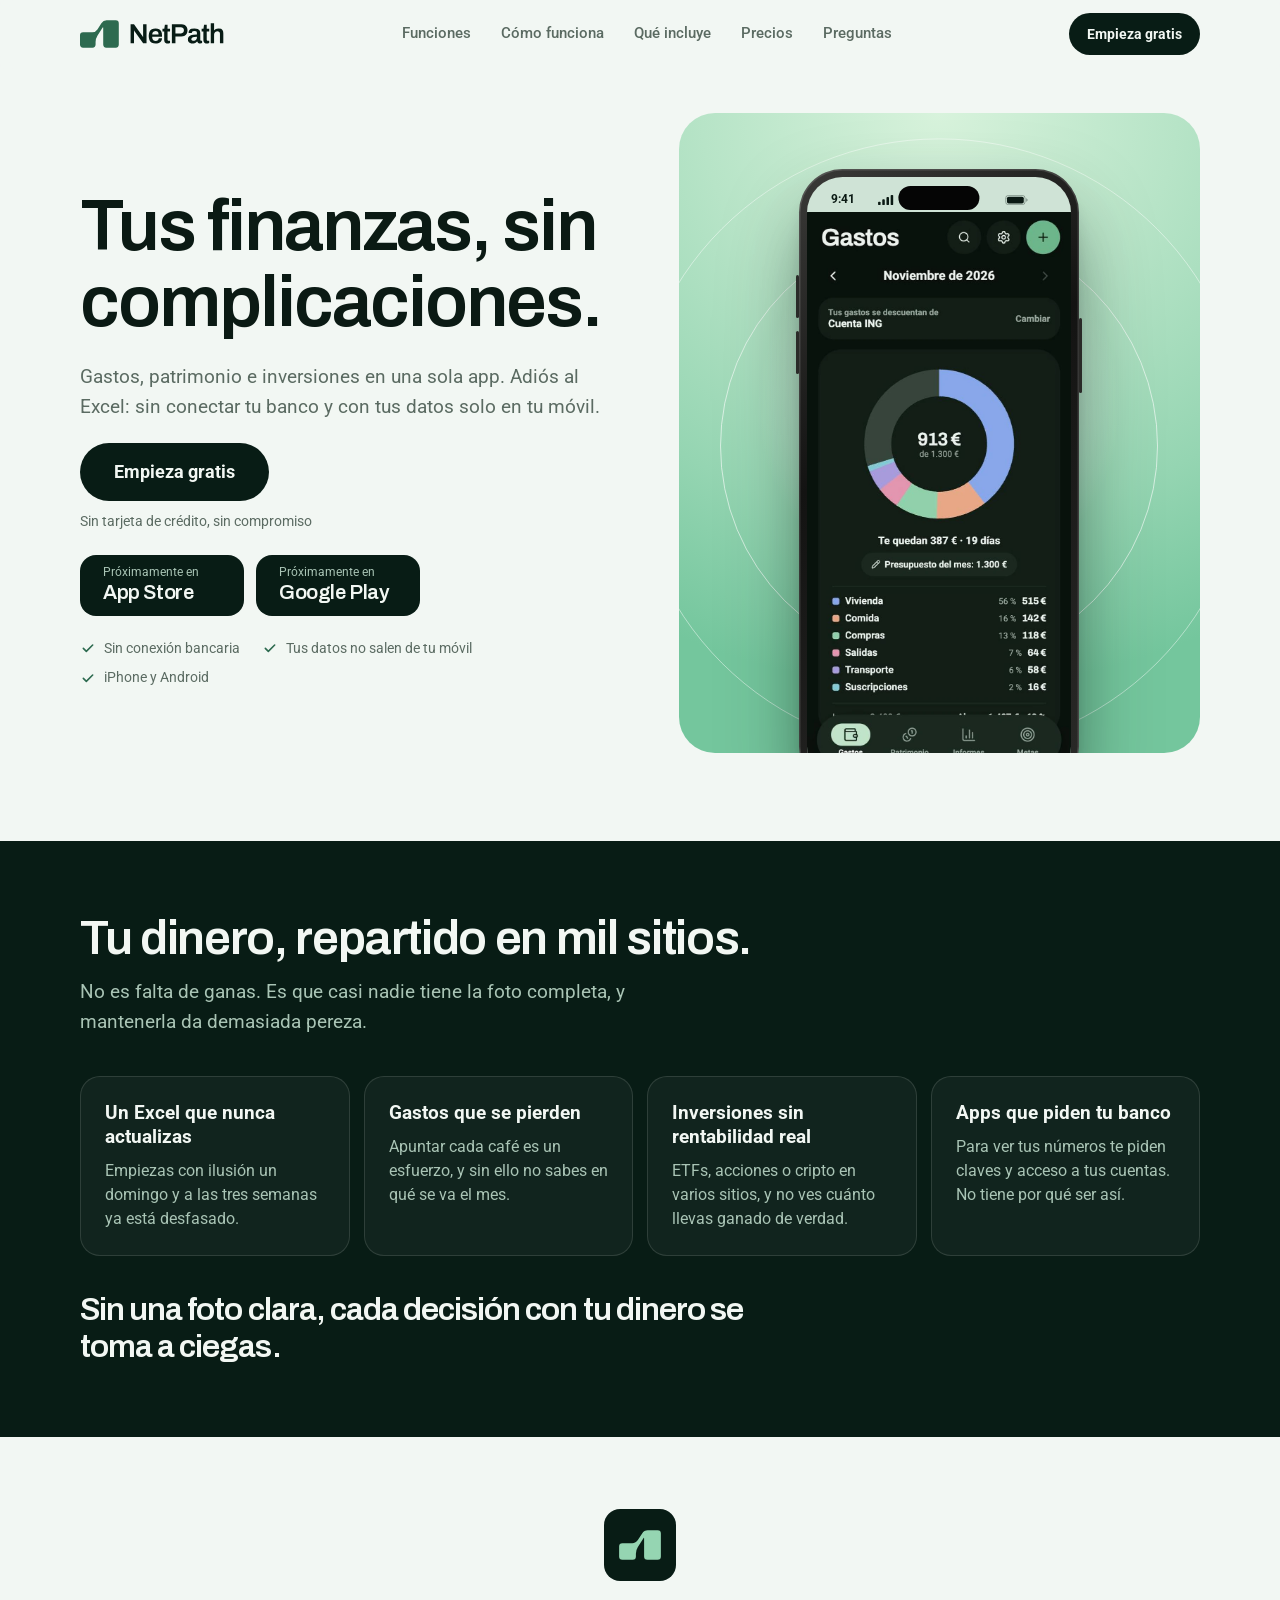
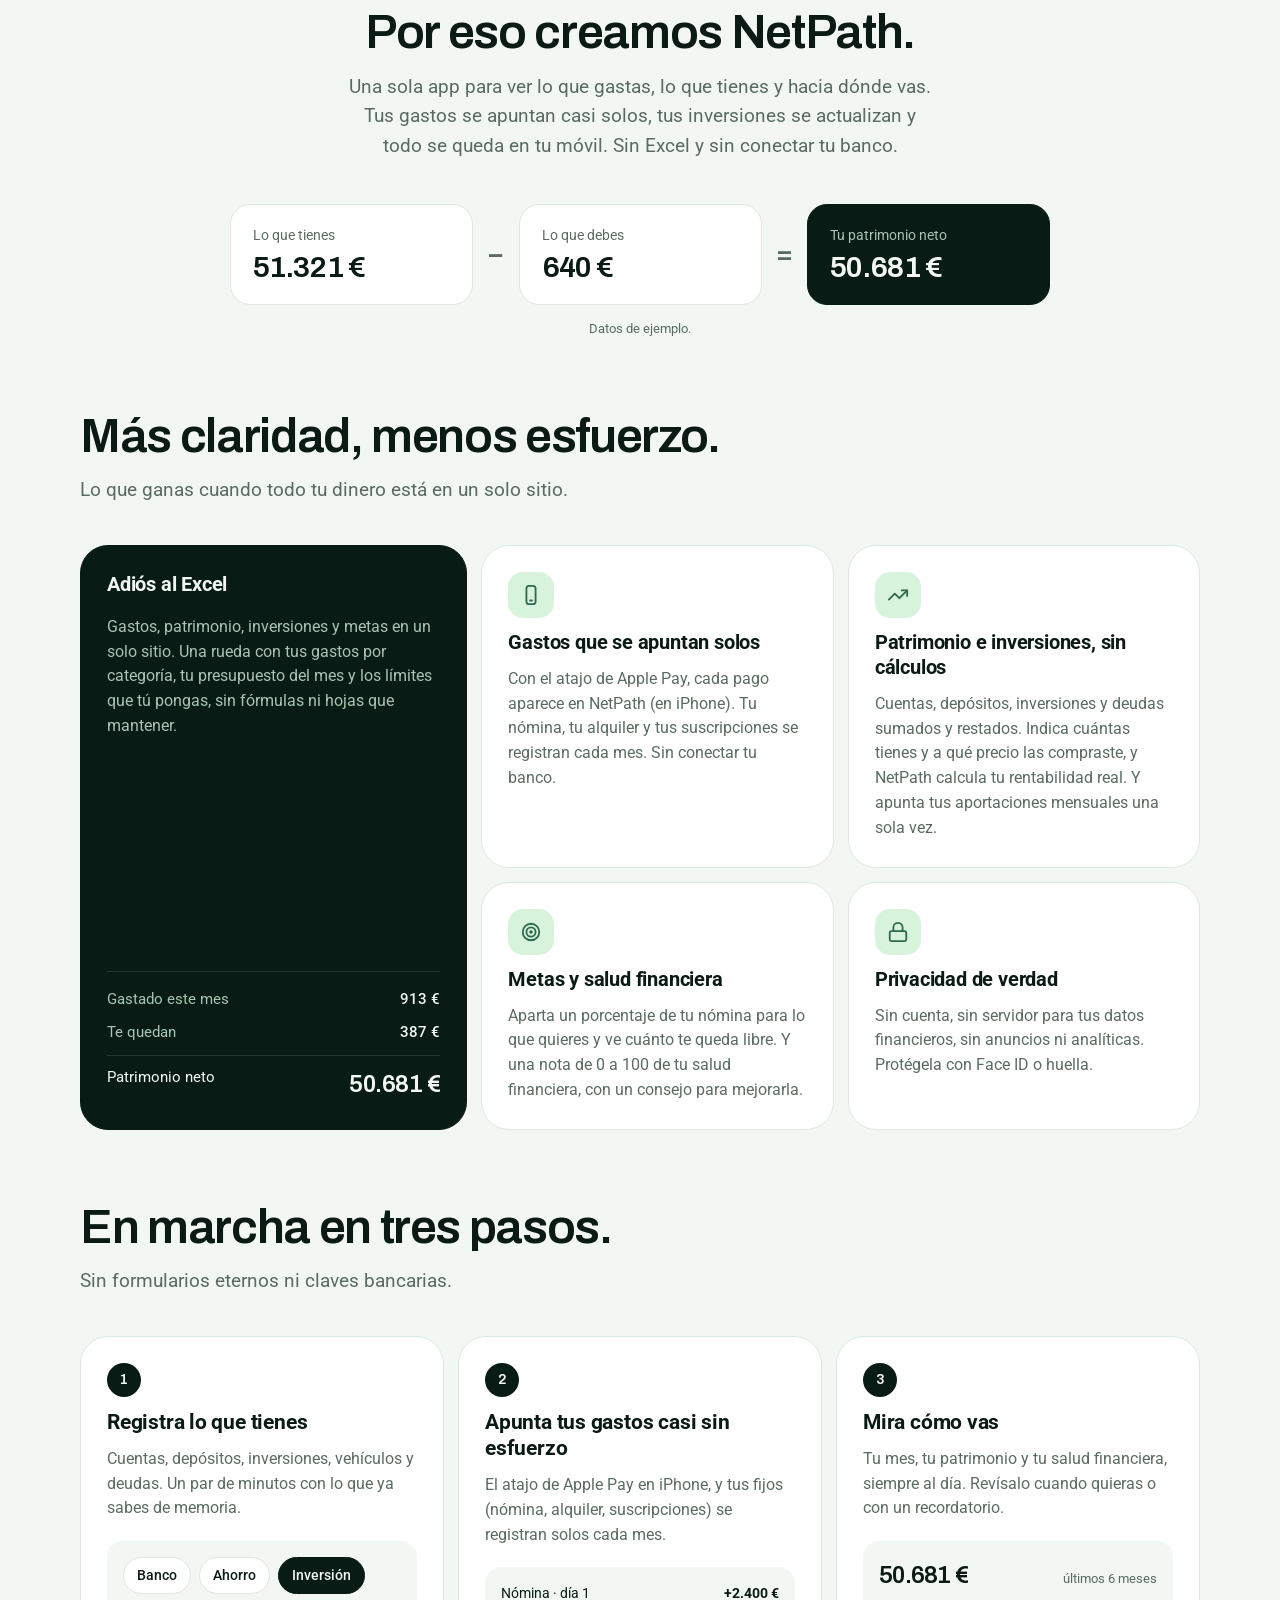
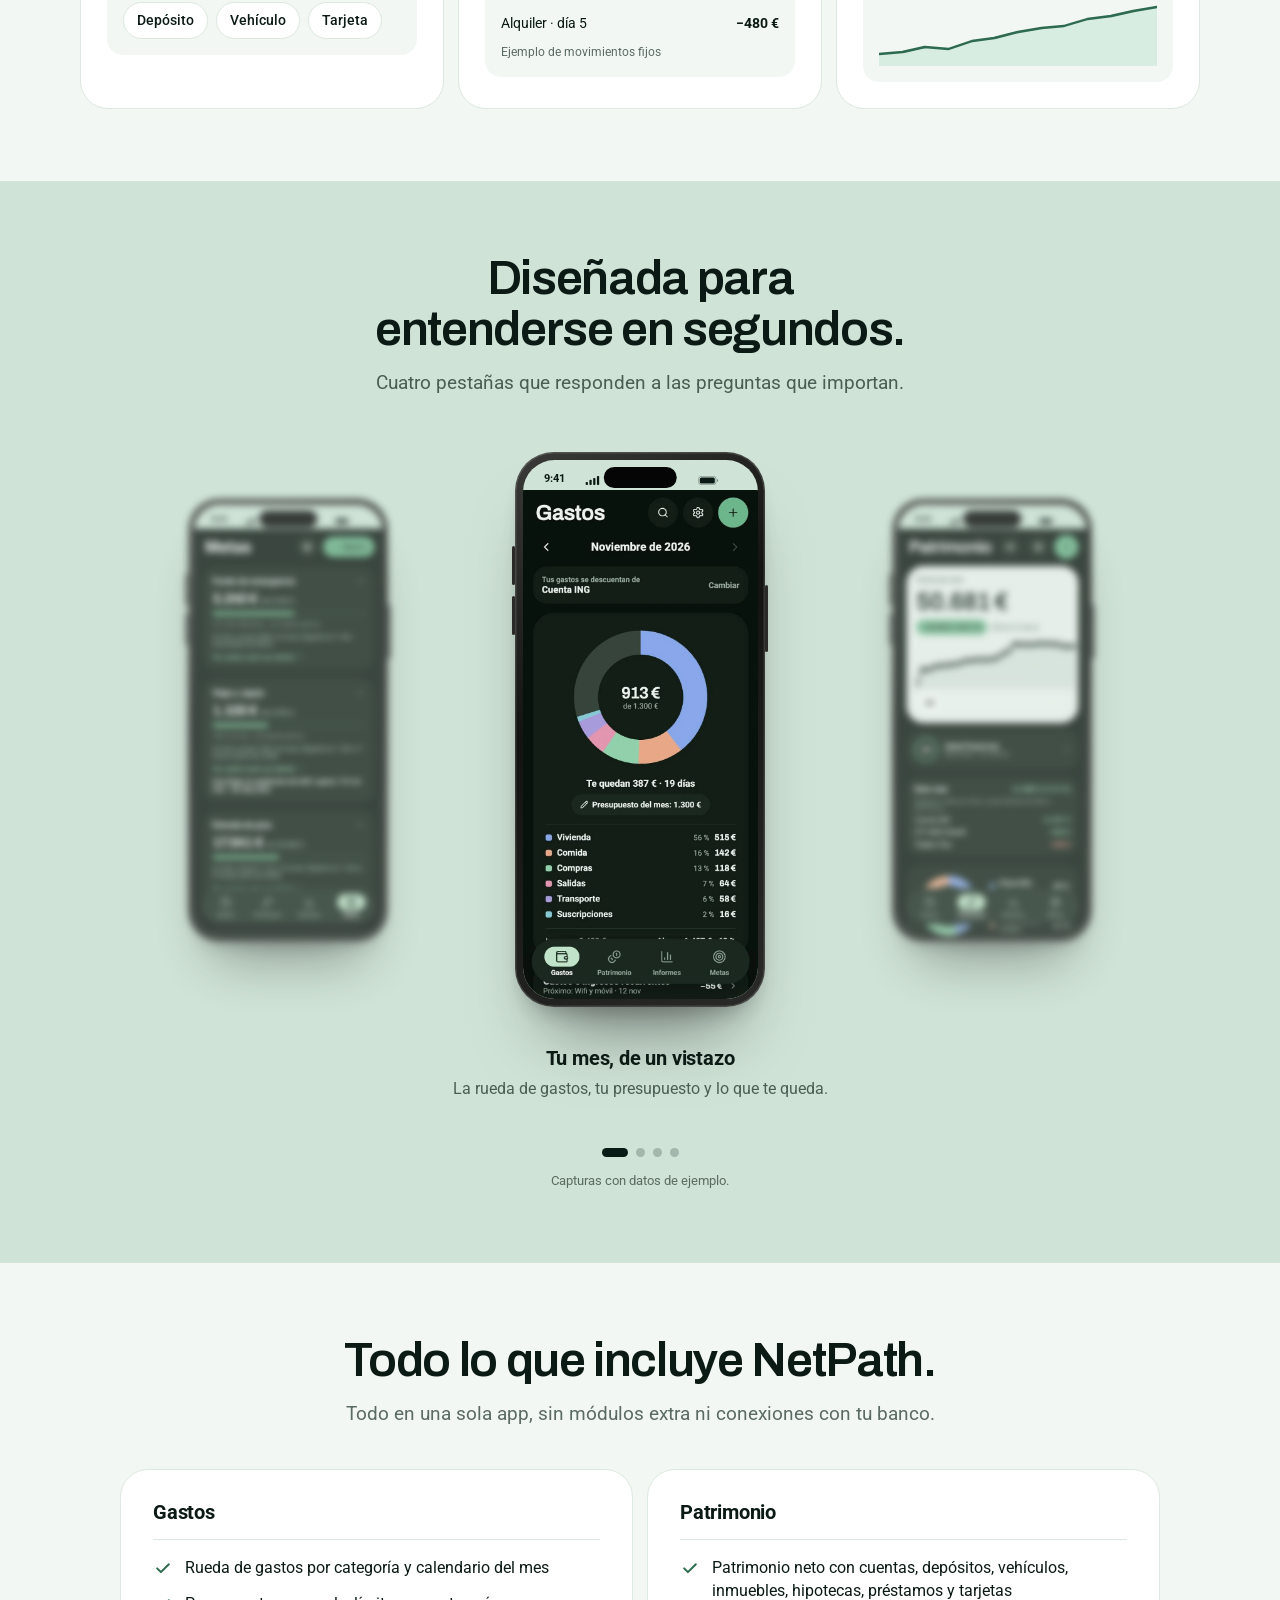
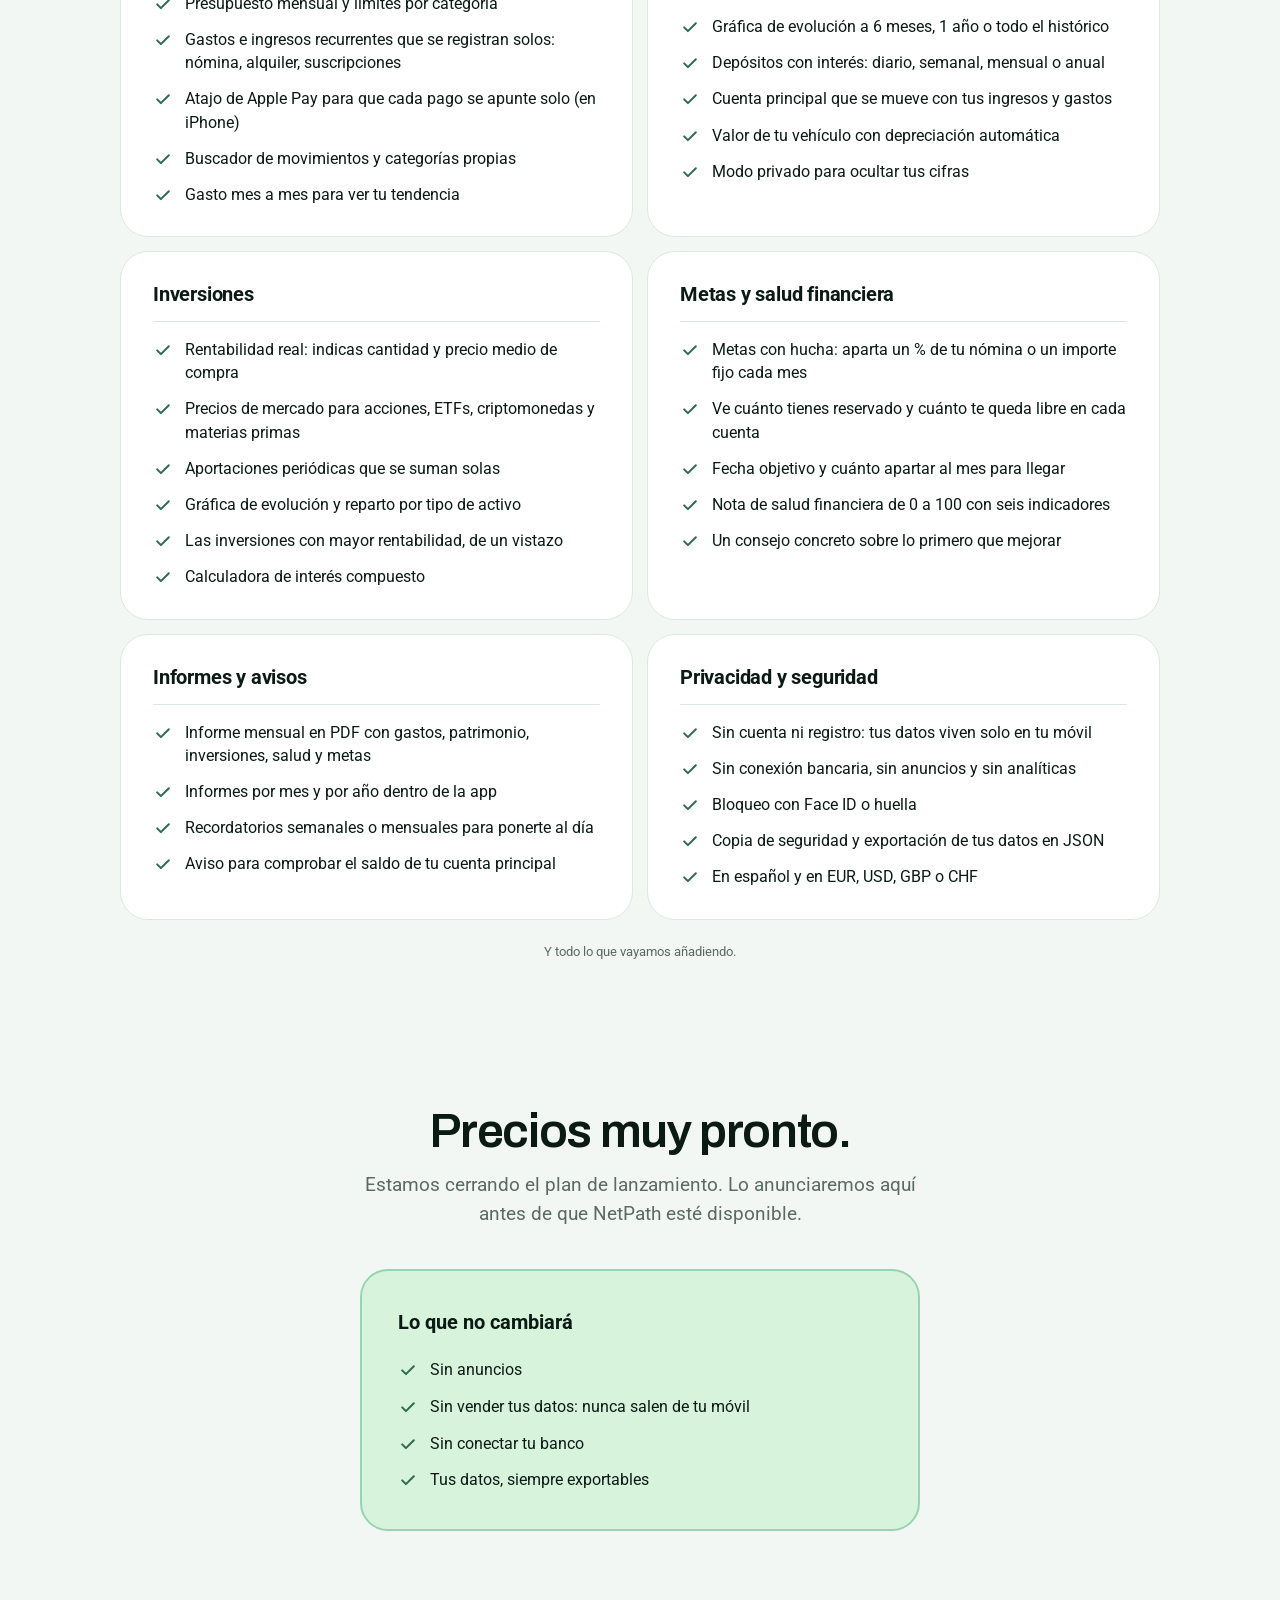
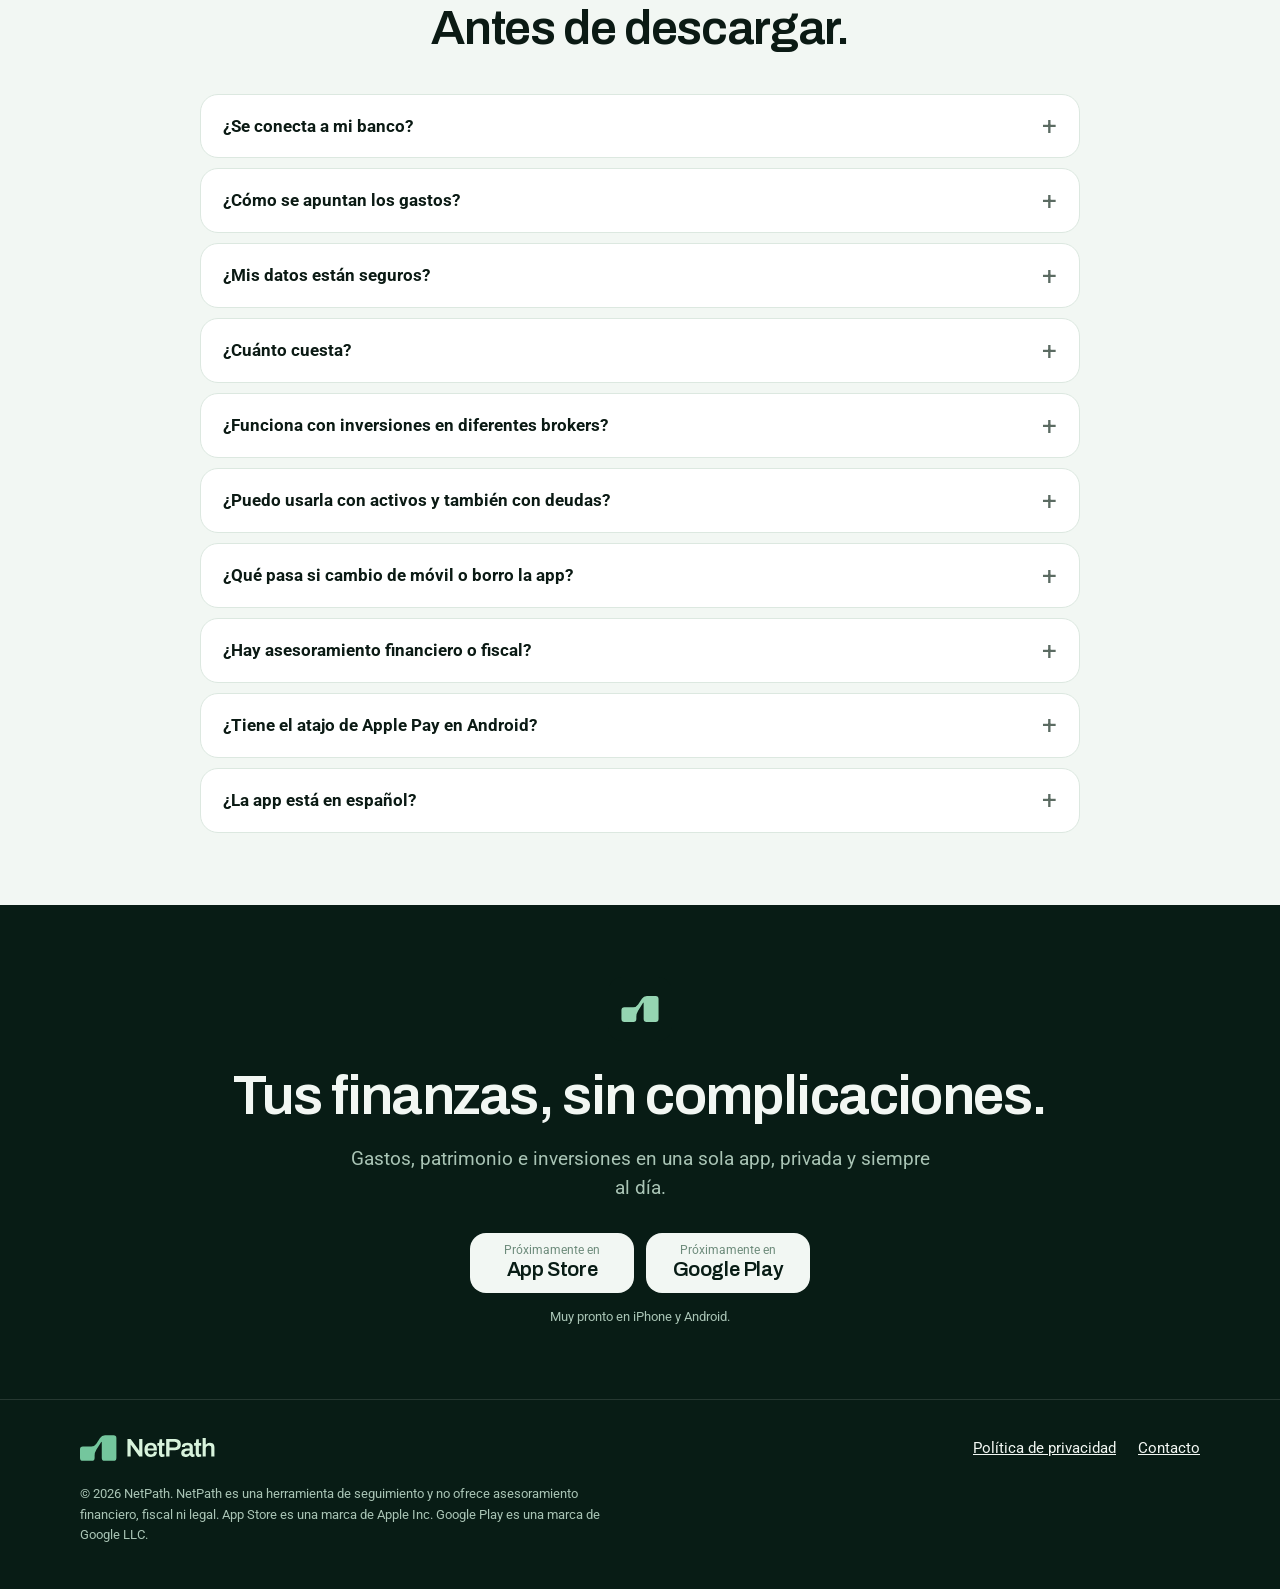
<file: index.html>
<!doctype html>
<html lang="es">
<head>
  <meta charset="utf-8">
  <meta name="viewport" content="width=device-width, initial-scale=1, viewport-fit=cover">
  <title>NetPath: tus finanzas, sin complicaciones</title>
  <meta name="description" content="Gastos, patrimonio e inversiones en una sola app. Adiós al Excel: sin conectar tu banco y con tus datos solo en tu móvil. Para iPhone y Android.">
  <meta name="theme-color" content="#F2F7F3">
  <meta property="og:type" content="website">
  <meta property="og:title" content="NetPath: tus finanzas, sin complicaciones">
  <meta property="og:description" content="Adiós al Excel. Sin conectar tu banco y con tus datos en tu móvil.">
  <meta property="og:locale" content="es_ES">
  <meta property="og:url" content="https://netpathapp.github.io/">
  <meta property="og:image" content="https://netpathapp.github.io/assets/og-image.png">
  <meta property="og:image:width" content="1200">
  <meta property="og:image:height" content="630">
  <meta property="og:image:alt" content="NetPath: tus finanzas, sin complicaciones, con la pantalla de gastos de la app">
  <meta name="twitter:card" content="summary_large_image">
  <link rel="canonical" href="https://netpathapp.github.io/">
  <link rel="icon" href="favicon.ico?v=2" sizes="any">
  <link rel="icon" href="assets/brand/app-icon.svg?v=2" type="image/svg+xml">
  <link rel="icon" href="assets/brand/favicon-32.png?v=2" type="image/png" sizes="32x32">
  <link rel="apple-touch-icon" href="assets/brand/apple-touch-icon.png?v=2">
  <link rel="preload" href="assets/fonts/archivo-600.woff" as="font" type="font/woff" crossorigin>
  <link rel="stylesheet" href="styles.css">
</head>
<body>

<!-- Shared icons (status bar of the phone mockups, checks) -->
<svg width="0" height="0" style="position:absolute" aria-hidden="true">
  <symbol id="i-signal" viewBox="0 0 18 12"><rect x="0" y="8" width="3" height="4" rx="1" fill="currentColor"/><rect x="5" y="5" width="3" height="7" rx="1" fill="currentColor"/><rect x="10" y="2.5" width="3" height="9.5" rx="1" fill="currentColor"/><rect x="15" y="0" width="3" height="12" rx="1" fill="currentColor"/></symbol>
  <symbol id="i-wifi" viewBox="0 0 17 12"><path d="M1 4.300a10.500 10.500 0 0 1 15 0" fill="none" stroke="currentColor" stroke-width="1.700" stroke-linecap="round"/><path d="M3.700 7a6.700 6.700 0 0 1 9.600 0" fill="none" stroke="currentColor" stroke-width="1.700" stroke-linecap="round"/><circle cx="8.500" cy="10" r="1.500" fill="currentColor"/></symbol>
  <symbol id="i-battery" viewBox="0 0 27 12"><rect x=".5" y=".5" width="23" height="11" rx="3.200" fill="none" stroke="currentColor" opacity=".4"/><rect x="2" y="2" width="20" height="8" rx="2" fill="currentColor"/><path d="M25 4v4c.8-.3 1.500-1.100 1.500-2S25.800 4.300 25 4Z" fill="currentColor" opacity=".45"/></symbol>
  <symbol id="i-check" viewBox="0 0 24 24"><path d="M5 12.500l4.500 4.500L19 7.500" fill="none" stroke="currentColor" stroke-width="2.400" stroke-linecap="round" stroke-linejoin="round"/></symbol>
</svg>

<header class="site-header">
  <div class="wrap">
    <a class="brand" href="#top" aria-label="NetPath, inicio"><img src="assets/brand/netpath-lockup.svg" alt="NetPath" width="116" height="30"></a>
    <nav class="nav" aria-label="Principal">
      <a href="#beneficios">Funciones</a>
      <a href="#como-funciona">Cómo funciona</a>
      <a href="#incluye">Qué incluye</a>
      <a href="#precios">Precios</a>
      <a href="#preguntas">Preguntas</a>
    </nav>
    <a class="btn btn-dark btn-sm" href="#descargar">Empieza gratis</a>
  </div>
</header>

<main id="top">

<!-- 1. Hero -->
<section class="hero">
  <div class="wrap hero-grid">
    <div class="hero-copy">
      <h1 class="h-display">Tus finanzas, sin complicaciones.</h1>
      <p class="lead">Gastos, patrimonio e inversiones en una sola app. Adiós al Excel: sin conectar tu banco y con tus datos solo en tu móvil.</p>
      <div class="cta">
        <a class="btn btn-dark btn-lg" href="#descargar">Empieza gratis</a>
        <p class="cta-note">Sin tarjeta de crédito, sin compromiso</p>
      </div>
      <div class="stores" id="hero-stores" data-stores>
        <a class="store" data-store="ios" aria-disabled="true"><span class="store-small">Próximamente en</span><span class="store-big">App Store</span></a>
        <a class="store" data-store="android" aria-disabled="true"><span class="store-small">Próximamente en</span><span class="store-big">Google Play</span></a>
      </div>
      <ul class="trust">
        <li><svg><use href="#i-check"/></svg>Sin conexión bancaria</li>
        <li><svg><use href="#i-check"/></svg>Tus datos no salen de tu móvil</li>
        <li><svg><use href="#i-check"/></svg>iPhone y Android</li>
      </ul>
    </div>
    <div class="hero-panel">
      <span class="glow" aria-hidden="true"></span>
      <div class="phone"><div class="phone-screen"><div class="statusbar"><span>9:41</span><span class="icons"><svg><use href="#i-signal"/></svg><svg><use href="#i-wifi"/></svg><svg><use href="#i-battery"/></svg></span></div><img src="assets/screens/gastos.webp" width="750" height="1624" alt="Pantalla de gastos de NetPath con la rueda de categorías, el presupuesto del mes y lo que queda por gastar"></div></div>
    </div>
  </div>
</section>

<!-- 2. Problema -->
<section class="section on-dark" aria-labelledby="t-problema">
  <div class="wrap">
    <div class="section-head">
      <h2 class="h-display" id="t-problema">Tu dinero, repartido en mil sitios.</h2>
      <p class="lead">No es falta de ganas. Es que casi nadie tiene la foto completa, y mantenerla da demasiada pereza.</p>
    </div>
    <div class="pains">
      <div class="pain"><h3>Un Excel que nunca actualizas</h3><p>Empiezas con ilusión un domingo y a las tres semanas ya está desfasado.</p></div>
      <div class="pain"><h3>Gastos que se pierden</h3><p>Apuntar cada café es un esfuerzo, y sin ello no sabes en qué se va el mes.</p></div>
      <div class="pain"><h3>Inversiones sin rentabilidad real</h3><p>ETFs, acciones o cripto en varios sitios, y no ves cuánto llevas ganado de verdad.</p></div>
      <div class="pain"><h3>Apps que piden tu banco</h3><p>Para ver tus números te piden claves y acceso a tus cuentas. No tiene por qué ser así.</p></div>
    </div>
    <p class="pain-close">Sin una foto clara, cada decisión con tu dinero se toma a ciegas.</p>
  </div>
</section>

<!-- 3. Solución -->
<section class="section solution" aria-labelledby="t-solucion">
  <div class="wrap">
    <div class="tile"><img src="assets/brand/app-icon.svg" alt="" width="72" height="72"></div>
    <div class="section-head center">
      <h2 class="h-display" id="t-solucion">Por eso creamos NetPath.</h2>
      <p class="lead">Una sola app para ver lo que gastas, lo que tienes y hacia dónde vas. Tus gastos se apuntan casi solos, tus inversiones se actualizan y todo se queda en tu móvil. Sin Excel y sin conectar tu banco.</p>
    </div>
    <div class="sum" role="group" aria-label="Ejemplo de cálculo del patrimonio neto">
      <div class="sum-box"><small>Lo que tienes</small><strong>51.321 €</strong></div>
      <span class="sum-op" aria-hidden="true">−</span>
      <div class="sum-box"><small>Lo que debes</small><strong>640 €</strong></div>
      <span class="sum-op" aria-hidden="true">=</span>
      <div class="sum-box total"><small>Tu patrimonio neto</small><strong>50.681 €</strong></div>
    </div>
    <p class="fine">Datos de ejemplo.</p>
  </div>
</section>

<!-- 3b. Beneficios -->
<section class="section" id="beneficios" style="padding-top:0" aria-labelledby="t-beneficios">
  <div class="wrap">
    <div class="section-head">
      <h2 class="h-display" id="t-beneficios">Más claridad, menos esfuerzo.</h2>
      <p class="lead">Lo que ganas cuando todo tu dinero está en un solo sitio.</p>
    </div>
    <div class="benefits">
      <article class="benefit feature">
        <h3>Adiós al Excel</h3>
        <p>Gastos, patrimonio, inversiones y metas en un solo sitio. Una rueda con tus gastos por categoría, tu presupuesto del mes y los límites que tú pongas, sin fórmulas ni hojas que mantener.</p>
        <div class="mini" aria-label="Ejemplo">
          <div>Gastado este mes <b>913 €</b></div>
          <div>Te quedan <b>387 €</b></div>
          <div class="sum-line">Patrimonio neto <b>50.681 €</b></div>
        </div>
      </article>
      <article class="benefit">
        <span class="ico"><svg viewBox="0 0 24 24" fill="none" stroke="currentColor" stroke-width="2" stroke-linecap="round" stroke-linejoin="round"><rect x="7" y="2" width="10" height="20" rx="3"/><path d="M11 18h2"/></svg></span>
        <h3>Gastos que se apuntan solos</h3>
        <p>Con el atajo de Apple Pay, cada pago aparece en NetPath (en iPhone). Tu nómina, tu alquiler y tus suscripciones se registran cada mes. Sin conectar tu banco.</p>
      </article>
      <article class="benefit">
        <span class="ico"><svg viewBox="0 0 24 24" fill="none" stroke="currentColor" stroke-width="2" stroke-linecap="round" stroke-linejoin="round"><polyline points="22 7 13.5 15.5 8.5 10.5 2 17"/><polyline points="16 7 22 7 22 13"/></svg></span>
        <h3>Patrimonio e inversiones, sin cálculos</h3>
        <p>Cuentas, depósitos, inversiones y deudas sumados y restados. Indica cuántas tienes y a qué precio las compraste, y NetPath calcula tu rentabilidad real. Y apunta tus aportaciones mensuales una sola vez.</p>
      </article>
      <article class="benefit">
        <span class="ico"><svg viewBox="0 0 24 24" fill="none" stroke="currentColor" stroke-width="2" stroke-linecap="round" stroke-linejoin="round"><circle cx="12" cy="12" r="9"/><circle cx="12" cy="12" r="5"/><circle cx="12" cy="12" r="1"/></svg></span>
        <h3>Metas y salud financiera</h3>
        <p>Aparta un porcentaje de tu nómina para lo que quieres y ve cuánto te queda libre. Y una nota de 0 a 100 de tu salud financiera, con un consejo para mejorarla.</p>
      </article>
      <article class="benefit">
        <span class="ico"><svg viewBox="0 0 24 24" fill="none" stroke="currentColor" stroke-width="2" stroke-linecap="round" stroke-linejoin="round"><rect x="3" y="11" width="18" height="11" rx="2"/><path d="M7 11V7a5 5 0 0 1 10 0v4"/></svg></span>
        <h3>Privacidad de verdad</h3>
        <p>Sin cuenta, sin servidor para tus datos financieros, sin anuncios ni analíticas. Protégela con Face ID o huella.</p>
      </article>
    </div>
  </div>
</section>

<!-- 4. Cómo funciona -->
<section class="section" id="como-funciona" style="padding-top:0" aria-labelledby="t-pasos">
  <div class="wrap">
    <div class="section-head">
      <h2 class="h-display" id="t-pasos">En marcha en tres pasos.</h2>
      <p class="lead">Sin formularios eternos ni claves bancarias.</p>
    </div>
    <ol class="steps" style="list-style:none;padding:0;margin:0">
      <li class="step">
        <span class="step-n">1</span>
        <h3>Registra lo que tienes</h3>
        <p>Cuentas, depósitos, inversiones, vehículos y deudas. Un par de minutos con lo que ya sabes de memoria.</p>
        <div class="step-demo" aria-hidden="true"><div class="chips"><span class="chip">Banco</span><span class="chip">Ahorro</span><span class="chip on">Inversión</span><span class="chip">Depósito</span><span class="chip">Vehículo</span><span class="chip">Tarjeta</span></div></div>
      </li>
      <li class="step">
        <span class="step-n">2</span>
        <h3>Apunta tus gastos casi sin esfuerzo</h3>
        <p>El atajo de Apple Pay en iPhone, y tus fijos (nómina, alquiler, suscripciones) se registran solos cada mes.</p>
        <div class="step-demo" aria-hidden="true">
          <div class="row"><span>Nómina · día 1</span><b>+2.400 €</b></div>
          <div class="row"><span>Alquiler · día 5</span><b>−480 €</b></div>
          <small style="color:var(--muted)">Ejemplo de movimientos fijos</small>
        </div>
      </li>
      <li class="step">
        <span class="step-n">3</span>
        <h3>Mira cómo vas</h3>
        <p>Tu mes, tu patrimonio y tu salud financiera, siempre al día. Revísalo cuando quieras o con un recordatorio.</p>
        <div class="step-demo" aria-hidden="true">
          <div class="row"><b style="font-family:var(--display);font-size:24px;letter-spacing:-.03em">50.681 €</b><small>últimos 6 meses</small></div>
          <svg class="spark" viewBox="0 0 200 64" preserveAspectRatio="none"><path d="M0 52 L17 50 L33 45 L50 47 L67 39 L83 36 L100 30 L117 26 L133 24 L150 17 L167 14 L183 9 L200 5 L200 64 L0 64 Z" fill="#95D5B2" opacity=".28"/><path d="M0 52 L17 50 L33 45 L50 47 L67 39 L83 36 L100 30 L117 26 L133 24 L150 17 L167 14 L183 9 L200 5" fill="none" stroke="#2D6A4F" stroke-width="2.4" stroke-linecap="round" stroke-linejoin="round"/></svg>
        </div>
      </li>
    </ol>
  </div>
</section>

<!-- Pantallas -->
<section class="section screens-band" aria-labelledby="t-pantallas">
  <div class="wrap">
    <div class="section-head center">
      <h2 class="h-display" id="t-pantallas">Diseñada para entenderse en segundos.</h2>
      <p class="lead" style="color:#4C5E54">Cuatro pestañas que responden a las preguntas que importan.</p>
    </div>
    <div class="carousel" id="carousel" role="group" aria-roledescription="carrusel" aria-label="Pantallas de NetPath">
      <div class="car-stage">
        <div class="car-item" data-i="0"><div class="phone"><div class="phone-screen"><div class="statusbar"><span>9:41</span><span class="icons"><svg><use href="#i-signal"/></svg><svg><use href="#i-wifi"/></svg><svg><use href="#i-battery"/></svg></span></div><img loading="lazy" src="assets/screens/gastos.webp" width="750" height="1624" alt="Pantalla de gastos con la rueda de categorías y el presupuesto del mes"></div></div></div>
        <div class="car-item" data-i="1"><div class="phone"><div class="phone-screen"><div class="statusbar"><span>9:41</span><span class="icons"><svg><use href="#i-signal"/></svg><svg><use href="#i-wifi"/></svg><svg><use href="#i-battery"/></svg></span></div><img loading="lazy" src="assets/screens/patrimonio.webp" width="750" height="1624" alt="Pantalla de patrimonio con el total, su gráfica y la salud financiera"></div></div></div>
        <div class="car-item" data-i="2"><div class="phone"><div class="phone-screen"><div class="statusbar"><span>9:41</span><span class="icons"><svg><use href="#i-signal"/></svg><svg><use href="#i-wifi"/></svg><svg><use href="#i-battery"/></svg></span></div><img loading="lazy" src="assets/screens/informes.webp" width="750" height="1624" alt="Pantalla de informes con la nota de salud financiera y sus indicadores"></div></div></div>
        <div class="car-item" data-i="3"><div class="phone"><div class="phone-screen"><div class="statusbar"><span>9:41</span><span class="icons"><svg><use href="#i-signal"/></svg><svg><use href="#i-wifi"/></svg><svg><use href="#i-battery"/></svg></span></div><img loading="lazy" src="assets/screens/metas.webp" width="750" height="1624" alt="Pantalla de metas con el progreso de cada objetivo"></div></div></div>
      </div>
      <div class="car-captions" aria-live="polite">
        <p class="car-cap" data-i="0"><b>Tu mes, de un vistazo</b><span>La rueda de gastos, tu presupuesto y lo que te queda.</span></p>
        <p class="car-cap" data-i="1"><b>Tu patrimonio, claro</b><span>El total, su evolución y todo lo que tienes y debes.</span></p>
        <p class="car-cap" data-i="2"><b>Tu salud financiera</b><span>Una nota de 0 a 100 y consejos para mejorarla.</span></p>
        <p class="car-cap" data-i="3"><b>Tus metas, apartadas</b><span>Cuánto llevas y cuánto apartar al mes para llegar.</span></p>
      </div>
      <div class="car-dots"><button type="button" class="car-dot" data-i="0" aria-label="Ver pantalla 1: Tu mes, de un vistazo"></button><button type="button" class="car-dot" data-i="1" aria-label="Ver pantalla 2: Tu patrimonio, claro"></button><button type="button" class="car-dot" data-i="2" aria-label="Ver pantalla 3: Tu salud financiera"></button><button type="button" class="car-dot" data-i="3" aria-label="Ver pantalla 4: Tus metas, apartadas"></button></div>
    </div>
    <p class="fine" style="text-align:center">Capturas con datos de ejemplo.</p>
  </div>
</section>

<!-- Qué incluye -->
<section class="section" id="incluye" aria-labelledby="t-incluye">
  <div class="wrap">
    <div class="section-head center">
      <h2 class="h-display" id="t-incluye">Todo lo que incluye NetPath.</h2>
      <p class="lead">Todo en una sola app, sin módulos extra ni conexiones con tu banco.</p>
    </div>
    <div class="includes">
      <section class="inc-group" aria-label="Gastos">
        <h3>Gastos</h3>
        <ul>
          <li><svg><use href="#i-check"/></svg>Rueda de gastos por categoría y calendario del mes</li>
          <li><svg><use href="#i-check"/></svg>Presupuesto mensual y límites por categoría</li>
          <li><svg><use href="#i-check"/></svg>Gastos e ingresos recurrentes que se registran solos: nómina, alquiler, suscripciones</li>
          <li><svg><use href="#i-check"/></svg>Atajo de Apple Pay para que cada pago se apunte solo (en iPhone)</li>
          <li><svg><use href="#i-check"/></svg>Buscador de movimientos y categorías propias</li>
          <li><svg><use href="#i-check"/></svg>Gasto mes a mes para ver tu tendencia</li>
        </ul>
      </section>
      <section class="inc-group" aria-label="Patrimonio">
        <h3>Patrimonio</h3>
        <ul>
          <li><svg><use href="#i-check"/></svg>Patrimonio neto con cuentas, depósitos, vehículos, inmuebles, hipotecas, préstamos y tarjetas</li>
          <li><svg><use href="#i-check"/></svg>Gráfica de evolución a 6 meses, 1 año o todo el histórico</li>
          <li><svg><use href="#i-check"/></svg>Depósitos con interés: diario, semanal, mensual o anual</li>
          <li><svg><use href="#i-check"/></svg>Cuenta principal que se mueve con tus ingresos y gastos</li>
          <li><svg><use href="#i-check"/></svg>Valor de tu vehículo con depreciación automática</li>
          <li><svg><use href="#i-check"/></svg>Modo privado para ocultar tus cifras</li>
        </ul>
      </section>
      <section class="inc-group" aria-label="Inversiones">
        <h3>Inversiones</h3>
        <ul>
          <li><svg><use href="#i-check"/></svg>Rentabilidad real: indicas cantidad y precio medio de compra</li>
          <li><svg><use href="#i-check"/></svg>Precios de mercado para acciones, ETFs, criptomonedas y materias primas</li>
          <li><svg><use href="#i-check"/></svg>Aportaciones periódicas que se suman solas</li>
          <li><svg><use href="#i-check"/></svg>Gráfica de evolución y reparto por tipo de activo</li>
          <li><svg><use href="#i-check"/></svg>Las inversiones con mayor rentabilidad, de un vistazo</li>
          <li><svg><use href="#i-check"/></svg>Calculadora de interés compuesto</li>
        </ul>
      </section>
      <section class="inc-group" aria-label="Metas y salud financiera">
        <h3>Metas y salud financiera</h3>
        <ul>
          <li><svg><use href="#i-check"/></svg>Metas con hucha: aparta un % de tu nómina o un importe fijo cada mes</li>
          <li><svg><use href="#i-check"/></svg>Ve cuánto tienes reservado y cuánto te queda libre en cada cuenta</li>
          <li><svg><use href="#i-check"/></svg>Fecha objetivo y cuánto apartar al mes para llegar</li>
          <li><svg><use href="#i-check"/></svg>Nota de salud financiera de 0 a 100 con seis indicadores</li>
          <li><svg><use href="#i-check"/></svg>Un consejo concreto sobre lo primero que mejorar</li>
        </ul>
      </section>
      <section class="inc-group" aria-label="Informes y avisos">
        <h3>Informes y avisos</h3>
        <ul>
          <li><svg><use href="#i-check"/></svg>Informe mensual en PDF con gastos, patrimonio, inversiones, salud y metas</li>
          <li><svg><use href="#i-check"/></svg>Informes por mes y por año dentro de la app</li>
          <li><svg><use href="#i-check"/></svg>Recordatorios semanales o mensuales para ponerte al día</li>
          <li><svg><use href="#i-check"/></svg>Aviso para comprobar el saldo de tu cuenta principal</li>
        </ul>
      </section>
      <section class="inc-group" aria-label="Privacidad y seguridad">
        <h3>Privacidad y seguridad</h3>
        <ul>
          <li><svg><use href="#i-check"/></svg>Sin cuenta ni registro: tus datos viven solo en tu móvil</li>
          <li><svg><use href="#i-check"/></svg>Sin conexión bancaria, sin anuncios y sin analíticas</li>
          <li><svg><use href="#i-check"/></svg>Bloqueo con Face ID o huella</li>
          <li><svg><use href="#i-check"/></svg>Copia de seguridad y exportación de tus datos en JSON</li>
          <li><svg><use href="#i-check"/></svg>En español y en EUR, USD, GBP o CHF</li>
        </ul>
      </section>
    </div>
    <p class="fine" style="text-align:center;margin-top:22px">Y todo lo que vayamos añadiendo.</p>
  </div>
</section>

<!-- 5. Precios -->
<section class="section" id="precios" aria-labelledby="t-precios">
  <div class="wrap">
    <div class="section-head center">
      <h2 class="h-display" id="t-precios">Precios muy pronto.</h2>
      <p class="lead">Estamos cerrando el plan de lanzamiento. Lo anunciaremos aquí antes de que NetPath esté disponible.</p>
    </div>
    <div class="plans" style="max-width:560px;grid-template-columns:1fr">
      <article class="plan plan-free">
        <div class="plan-head"><h3>Lo que no cambiará</h3></div>
        <ul>
          <li><svg><use href="#i-check"/></svg>Sin anuncios</li>
          <li><svg><use href="#i-check"/></svg>Sin vender tus datos: nunca salen de tu móvil</li>
          <li><svg><use href="#i-check"/></svg>Sin conectar tu banco</li>
          <li><svg><use href="#i-check"/></svg>Tus datos, siempre exportables</li>
        </ul>
      </article>
    </div>
  </div>
</section>

<!-- 6. FAQ -->
<section class="section" id="preguntas" style="padding-top:0" aria-labelledby="t-faq">
  <div class="wrap">
    <div class="section-head center">
      <h2 class="h-display" id="t-faq">Antes de descargar.</h2>
    </div>
    <div class="faq">
      <details><summary>¿Se conecta a mi banco?</summary><div class="answer">No, y es a propósito. NetPath nunca te pide credenciales bancarias ni conecta con tus cuentas. Tú apuntas tus saldos, y así tus claves no pasan por ninguna aplicación.</div></details>
      <details><summary>¿Cómo se apuntan los gastos?</summary><div class="answer">En un par de toques, programando tus fijos (nómina, alquiler, suscripciones) para que se registren solos cada mes y, en iPhone, conectando el atajo de Apple Pay para que cada pago aparezca automáticamente. Todo ocurre en tu móvil, sin conectar tu banco.</div></details>
      <details><summary>¿Mis datos están seguros?</summary><div class="answer">Tus cuentas, saldos e inversiones se guardan solo en tu móvil. No hay registro de usuario ni un servidor donde estén tus datos financieros, no usamos analíticas ni publicidad, y puedes bloquear la app con Face ID o huella. Lo único que puede salir del móvil es un email, si decides dejarlo para recibir novedades. <a href="privacidad/">Lee la política de privacidad</a>.</div></details>
      <details><summary>¿Cuánto cuesta?</summary><div class="answer">Estamos cerrando el plan de lanzamiento. Lo publicaremos en esta web antes de que la app esté disponible.</div></details>
      <details><summary>¿Funciona con inversiones en diferentes brokers?</summary><div class="answer">Sí. NetPath no depende de tu broker: apuntas cada posición, o el ticker y la cantidad si activas el precio en vivo, y todo se suma en un único patrimonio. Los precios en vivo se obtienen de Binance (criptomonedas) y de Yahoo Finance (acciones, ETFs y materias primas).</div></details>
      <details><summary>¿Puedo usarla con activos y también con deudas?</summary><div class="answer">Sí. Puedes añadir hipotecas, préstamos y tarjetas de crédito, y se restan de lo que tienes para dar tu patrimonio neto real.</div></details>
      <details><summary>¿Qué pasa si cambio de móvil o borro la app?</summary><div class="answer">Como tus datos viven solo en tu dispositivo, no hay copia en la nube. Antes de cambiar de móvil o desinstalar, usa la opción de exportar tus datos en JSON para guardarlos donde prefieras.</div></details>
      <details><summary>¿Hay asesoramiento financiero o fiscal?</summary><div class="answer">No. NetPath es una herramienta para ver y entender tu patrimonio. Las estimaciones de impuestos son orientativas y conviene confirmarlas con un profesional.</div></details>
      <details><summary>¿Tiene el atajo de Apple Pay en Android?</summary><div class="answer">El atajo de Apple Pay es solo de iPhone. En Android tus fijos se registran solos y apuntar un gasto lleva un par de toques.</div></details>
      <details><summary>¿La app está en español?</summary><div class="answer">Sí, la app está en español.</div></details>
    </div>
  </div>
</section>

<!-- 7. Cierre -->
<section class="section on-dark cta-final" id="descargar" aria-labelledby="t-cierre">
  <div class="wrap">
    <div class="tile"><img src="assets/brand/app-icon.svg" alt="" width="64" height="64"></div>
    <h2 class="h-display" id="t-cierre" style="font-size:clamp(32px,7vw,56px)">Tus finanzas, sin complicaciones.</h2>
    <p class="lead">Gastos, patrimonio e inversiones en una sola app, privada y siempre al día.</p>
    <div class="stores stores--light" data-stores>
      <a class="store" data-store="ios" aria-disabled="true"><span class="store-small">Próximamente en</span><span class="store-big">App Store</span></a>
      <a class="store" data-store="android" aria-disabled="true"><span class="store-small">Próximamente en</span><span class="store-big">Google Play</span></a>
    </div>
    <p class="fine" style="color:var(--muted-on-dark)">Muy pronto en iPhone y Android.</p>
  </div>
</section>

</main>

<footer class="site-footer on-dark">
  <div class="wrap">
    <div class="foot-top">
      <img src="assets/brand/netpath-lockup-on-dark.svg" alt="NetPath" width="116" height="28">
      <nav class="foot-links" aria-label="Legal y contacto">
        <a href="privacidad/">Política de privacidad</a>
        <a href="mailto:barnacle1982@altmail.kr">Contacto</a>
      </nav>
    </div>
    <p class="foot-small">© <span id="year">2026</span> NetPath. NetPath es una herramienta de seguimiento y no ofrece asesoramiento financiero, fiscal ni legal. App Store es una marca de Apple Inc. Google Play es una marca de Google LLC.</p>
  </div>
</footer>

<div class="sticky-cta" id="sticky" aria-hidden="true"><a class="btn btn-dark" href="#descargar" tabindex="-1">Empieza gratis</a></div>

<script src="main.js"></script>
</body>
</html>
</file>
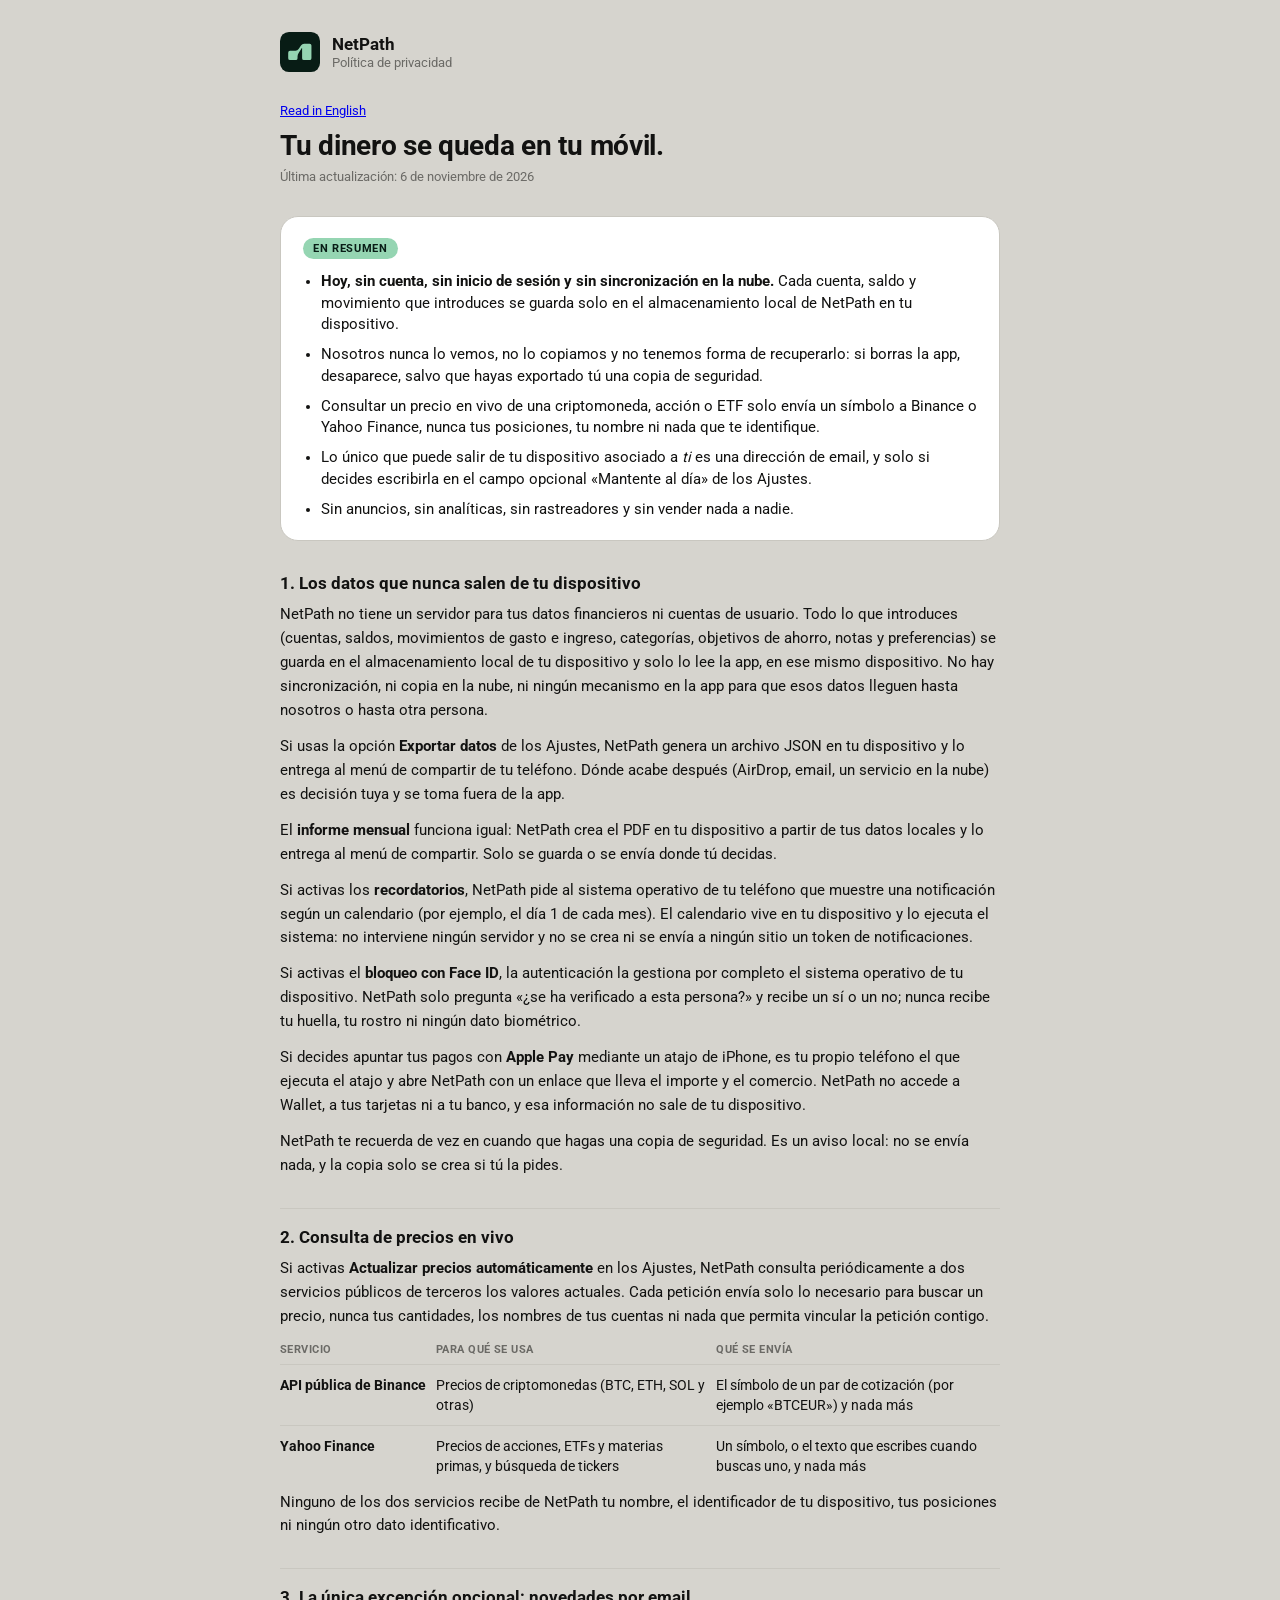
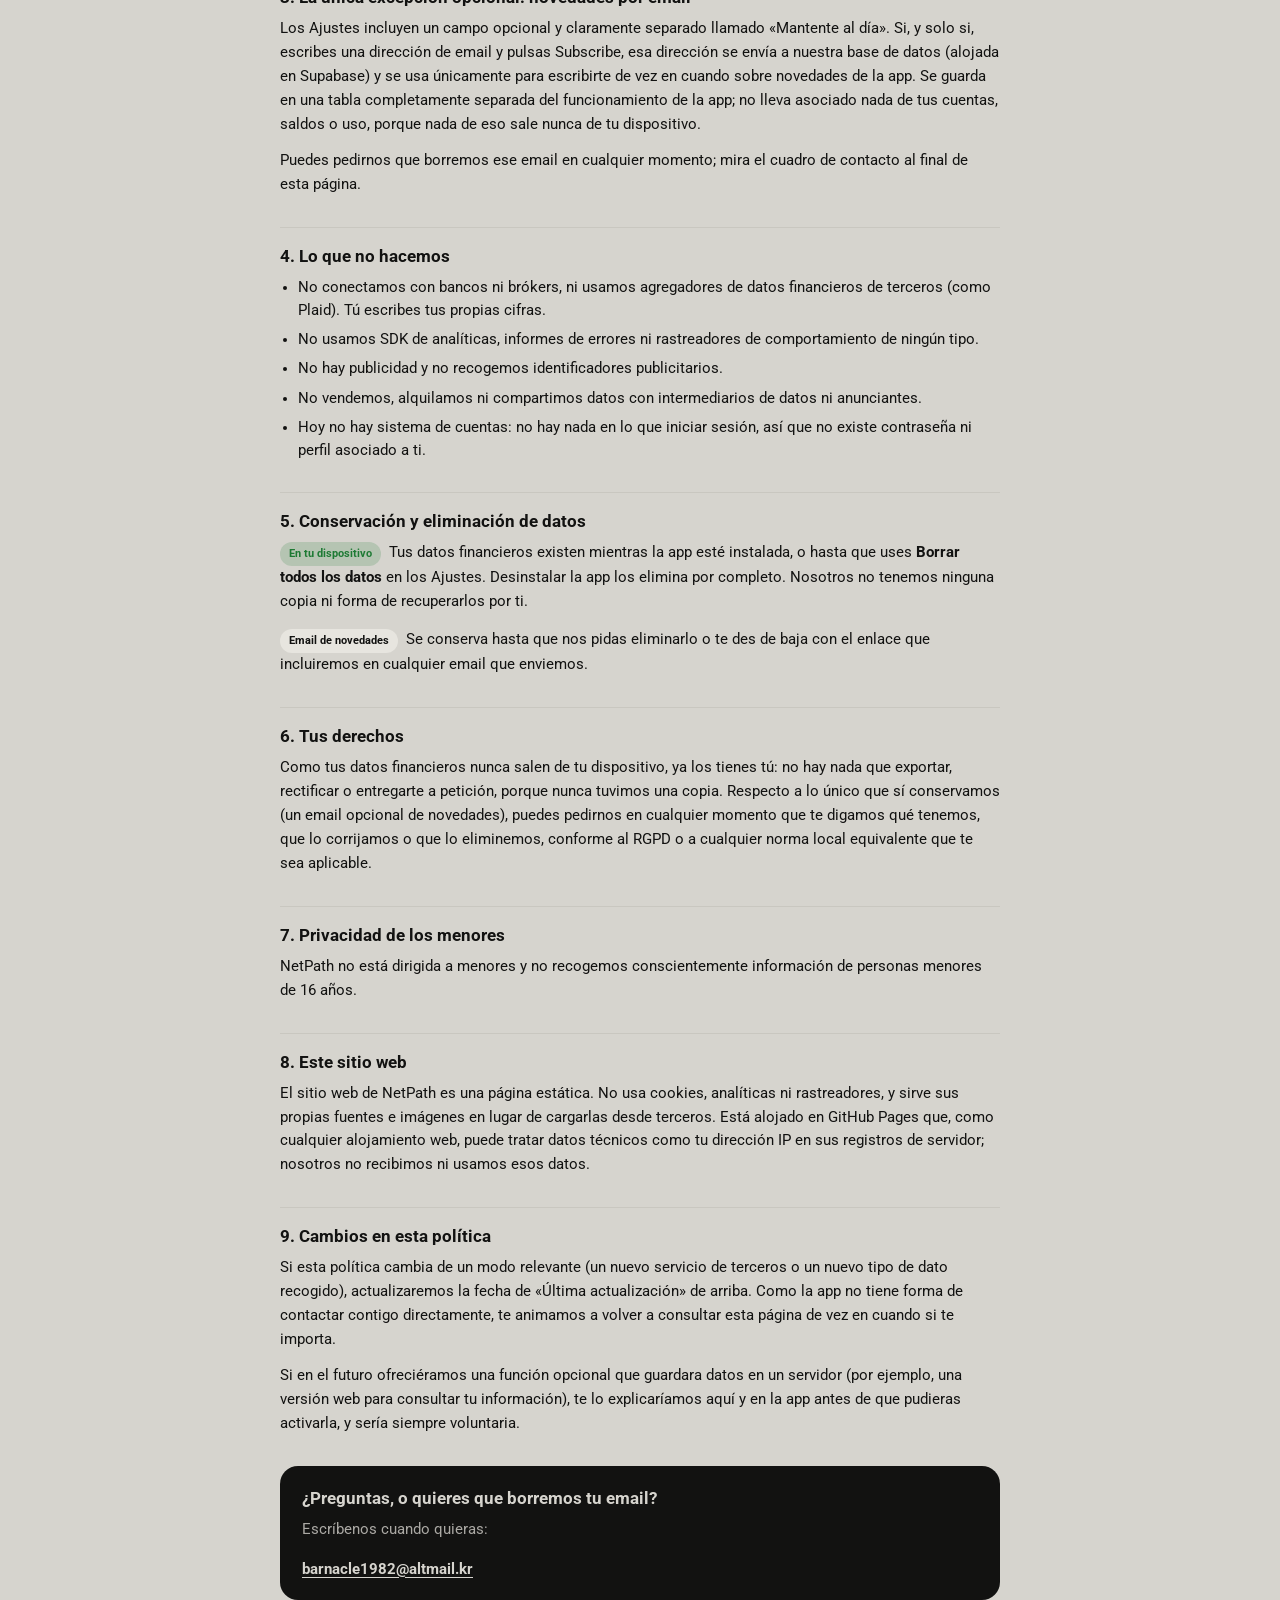
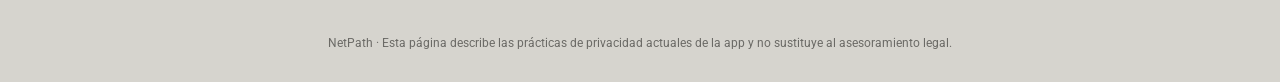
<file: privacidad/index.html>
<!doctype html>
<html lang="es">
<head>
<meta charset="utf-8">
<meta name="viewport" content="width=device-width,initial-scale=1">
<title>Política de privacidad de NetPath</title>
<style>
@font-face { font-family: "Roboto"; font-weight: 400; font-display: swap; src: url("../assets/fonts/roboto-400.woff") format("woff"); }
@font-face { font-family: "Roboto"; font-weight: 500; font-display: swap; src: url("../assets/fonts/roboto-500.woff") format("woff"); }
@font-face { font-family: "Roboto"; font-weight: 700; font-display: swap; src: url("../assets/fonts/roboto-700.woff") format("woff"); }
</style>
<link rel="canonical" href="https://netpathapp.github.io/privacidad/">
<link rel="alternate" hreflang="en" href="https://netpathapp.github.io/privacy/">
<link rel="icon" href="../favicon.ico?v=2" sizes="any">
  <link rel="icon" href="../assets/brand/app-icon.svg?v=2" type="image/svg+xml">
  <link rel="icon" href="../assets/brand/favicon-32.png?v=2" type="image/png" sizes="32x32">
  <link rel="apple-touch-icon" href="../assets/brand/apple-touch-icon.png?v=2">
<style>
  :root {
    --bg: #D6D4CE;
    --card: #FFFFFF;
    --card2: #E7E5DF;
    --fg: #121211;
    --muted: #6B6A66;
    --line: #C9C7C0;
    --accent: #95D5B2;
    --pos: #1E7A34;
    color-scheme: light;
  }
  @media (prefers-color-scheme: dark) {
    :root:not([data-theme="light"]) {
      --bg: #0C0C0B; --card: #1A1A18; --card2: #221F1D; --fg: #F3F3EE; --muted: #A7A6A1;
      --line: #2E2E2B; --accent: #95D5B2; --pos: #9BE06A; color-scheme: dark;
    }
  }
  :root[data-theme="dark"] {
    --bg: #0C0C0B; --card: #1A1A18; --card2: #221F1D; --fg: #F3F3EE; --muted: #A7A6A1;
    --line: #2E2E2B; --accent: #95D5B2; --pos: #9BE06A; color-scheme: dark;
  }
  * { box-sizing: border-box; }
  body {
    background: var(--bg); color: var(--fg);
    font-family: 'Roboto', -apple-system, system-ui, sans-serif;
    margin: 0; padding-inline: 20px; padding-block: 32px;
  }
  .wrap { max-width: 720px; margin: 0 auto; }
  .logo-mark { width: 40px; height: 40px; border-radius: 22.4%; overflow: hidden; flex: none; display: flex; }
  .logo-mark svg { display: block; }
  header { display: flex; align-items: center; gap: 12px; margin-bottom: 28px; }
  header .word { font-weight: 700; font-size: 17px; line-height: 1.2; }
  header .sub { font-size: 12.5px; color: var(--muted); margin-top: 1px; }
  h1 { font-size: 28px; font-weight: 700; letter-spacing: -0.3px; margin: 0 0 4px; text-wrap: balance; }
  .updated { font-size: 13px; color: var(--muted); margin-bottom: 28px; }
  .tldr { background: var(--card); border: 1px solid var(--line); border-radius: 18px; padding: 20px 22px; margin-bottom: 32px; }
  .tldr .label {
    display: inline-block; font-size: 11px; font-weight: 700; letter-spacing: 0.06em;
    background: var(--accent); color: #081C15; padding: 4px 10px; border-radius: 999px;
    text-transform: uppercase; margin-bottom: 12px;
  }
  .tldr ul { margin: 0; padding-left: 18px; }
  .tldr li { margin-bottom: 8px; line-height: 1.5; font-size: 14.5px; }
  .tldr li:last-child { margin-bottom: 0; }
  .tldr strong { font-weight: 600; }
  section { margin-bottom: 30px; }
  h2 { font-size: 17px; font-weight: 700; margin: 0 0 10px; border-top: 1px solid var(--line); padding-top: 18px; }
  section:first-of-type h2 { border-top: none; padding-top: 0; }
  p { line-height: 1.65; font-size: 14.5px; margin: 0 0 12px; }
  p:last-child { margin-bottom: 0; }
  ul.plain { margin: 0 0 12px; padding-left: 18px; line-height: 1.6; font-size: 14.5px; }
  ul.plain li { margin-bottom: 6px; }
  .service-table { width: 100%; border-collapse: collapse; margin: 14px 0 4px; font-size: 13.5px; }
  .service-table th {
    text-align: left; font-size: 11px; letter-spacing: 0.04em; color: var(--muted);
    font-weight: 600; text-transform: uppercase; padding: 0 10px 8px 0; border-bottom: 1px solid var(--line);
  }
  .service-table td { padding: 10px 10px 10px 0; border-bottom: 1px solid var(--line); vertical-align: top; line-height: 1.5; }
  .service-table tr:last-child td { border-bottom: none; }
  .service-table .svc { font-weight: 600; white-space: nowrap; }
  .pill { display: inline-block; font-size: 11px; font-weight: 700; padding: 3px 9px; border-radius: 999px; background: var(--card2); color: var(--fg); }
  .pill.local { background: color-mix(in srgb, var(--pos) 18%, transparent); color: var(--pos); }
  .contact-box { background: var(--fg); color: var(--bg); border-radius: 18px; padding: 22px; margin-top: 8px; }
  .contact-box h2 { color: var(--bg); border: none; padding-top: 0; }
  .contact-box p { color: color-mix(in srgb, var(--bg) 78%, transparent); }
  .contact-box .email {
    display: inline-block; margin-top: 6px; font-weight: 700; font-size: 15px;
    color: var(--bg); text-decoration: underline; text-underline-offset: 3px; word-break: break-all;
  }
  footer { margin-top: 36px; font-size: 12px; color: var(--muted); text-align: center; }
  @media (max-width: 480px) { h1 { font-size: 24px; } }
</style>
</head>
<body>
<div class="wrap">
  <header>
    <a href="../" aria-label="Volver a NetPath" style="display:contents;color:inherit;text-decoration:none">
    <div class="logo-mark"><svg viewBox="0 0 100 100" width="40" height="40" aria-hidden="true"><rect width="100" height="100" fill="#081C15"/><g transform="translate(20.5 29.2) scale(0.1704)"><path fill="#95D5B2" d="M0 132A27 27 0 0 1 27 105H107Q137 105 153.1 79.7L187.9 25.3Q204 0 234 0H314A27 27 0 0 1 341 27V213A27 27 0 0 1 314 240H231A27 27 0 0 1 204 213V67.8Q204 55.8 197.5 65.9L153.1 135.4Q137 160.7 137 190.7V213A27 27 0 0 1 110 240H27A27 27 0 0 1 0 213Z"/></g></svg></div>
    <div>
      <div class="word">NetPath</div>
      <div class="sub">Política de privacidad</div>
    </div>
    </a>
  </header>
  <p class="updated" style="margin-bottom:8px"><a href="../privacy/" hreflang="en" lang="en">Read in English</a></p>

  <h1>Tu dinero se queda en tu móvil.</h1>
  <p class="updated">Última actualización: 6 de noviembre de 2026</p>

  <div class="tldr">
    <div class="label">En resumen</div>
    <ul>
      <li><strong>Hoy, sin cuenta, sin inicio de sesión y sin sincronización en la nube.</strong> Cada cuenta, saldo y movimiento que introduces se guarda solo en el almacenamiento local de NetPath en tu dispositivo.</li>
      <li>Nosotros nunca lo vemos, no lo copiamos y no tenemos forma de recuperarlo: si borras la app, desaparece, salvo que hayas exportado tú una copia de seguridad.</li>
      <li>Consultar un precio en vivo de una criptomoneda, acción o ETF solo envía un símbolo a Binance o Yahoo Finance, nunca tus posiciones, tu nombre ni nada que te identifique.</li>
      <li>Lo único que puede salir de tu dispositivo asociado a <em>ti</em> es una dirección de email, y solo si decides escribirla en el campo opcional «Mantente al día» de los Ajustes.</li>
      <li>Sin anuncios, sin analíticas, sin rastreadores y sin vender nada a nadie.</li>
    </ul>
  </div>

  <section>
    <h2>1. Los datos que nunca salen de tu dispositivo</h2>
    <p>
      NetPath no tiene un servidor para tus datos financieros ni cuentas de usuario. Todo lo que introduces
      (cuentas, saldos, movimientos de gasto e ingreso, categorías, objetivos de ahorro, notas y preferencias) se guarda en el almacenamiento local
      de tu dispositivo y solo lo lee la app, en ese mismo dispositivo. No hay sincronización, ni copia en la nube,
      ni ningún mecanismo en la app para que esos datos lleguen hasta nosotros o hasta otra persona.
    </p>
    <p>
      Si usas la opción <strong>Exportar datos</strong> de los Ajustes, NetPath genera un archivo JSON en tu dispositivo y
      lo entrega al menú de compartir de tu teléfono. Dónde acabe después (AirDrop, email, un servicio en la nube) es
      decisión tuya y se toma fuera de la app.
    </p>
    <p>
      El <strong>informe mensual</strong> funciona igual: NetPath crea el PDF en tu dispositivo a partir de tus datos
      locales y lo entrega al menú de compartir. Solo se guarda o se envía donde tú decidas.
    </p>
    <p>
      Si activas los <strong>recordatorios</strong>, NetPath pide al sistema operativo de tu teléfono que muestre una
      notificación según un calendario (por ejemplo, el día 1 de cada mes). El calendario vive en tu dispositivo y lo
      ejecuta el sistema: no interviene ningún servidor y no se crea ni se envía a ningún sitio un token de notificaciones.
    </p>
    <p>
      Si activas el <strong>bloqueo con Face ID</strong>, la autenticación la gestiona por completo el sistema
      operativo de tu dispositivo. NetPath solo pregunta «¿se ha verificado a esta persona?» y recibe un sí o un no;
      nunca recibe tu huella, tu rostro ni ningún dato biométrico.
    </p>
    <p>
      Si decides apuntar tus pagos con <strong>Apple Pay</strong> mediante un atajo de iPhone, es tu propio teléfono
      el que ejecuta el atajo y abre NetPath con un enlace que lleva el importe y el comercio. NetPath no accede a
      Wallet, a tus tarjetas ni a tu banco, y esa información no sale de tu dispositivo.
    </p>
    <p>
      NetPath te recuerda de vez en cuando que hagas una copia de seguridad. Es un aviso local: no se envía nada, y la
      copia solo se crea si tú la pides.
    </p>
  </section>

  <section>
    <h2>2. Consulta de precios en vivo</h2>
    <p>
      Si activas <strong>Actualizar precios automáticamente</strong> en los Ajustes, NetPath consulta periódicamente a dos servicios públicos
      de terceros los valores actuales. Cada petición envía solo lo necesario para buscar un precio, nunca tus
      cantidades, los nombres de tus cuentas ni nada que permita vincular la petición contigo.
    </p>
    <table class="service-table">
      <tr><th>Servicio</th><th>Para qué se usa</th><th>Qué se envía</th></tr>
      <tr>
        <td class="svc">API pública de Binance</td>
        <td>Precios de criptomonedas (BTC, ETH, SOL y otras)</td>
        <td>El símbolo de un par de cotización (por ejemplo «BTCEUR») y nada más</td>
      </tr>
      <tr>
        <td class="svc">Yahoo Finance</td>
        <td>Precios de acciones, ETFs y materias primas, y búsqueda de tickers</td>
        <td>Un símbolo, o el texto que escribes cuando buscas uno, y nada más</td>
      </tr>
    </table>
    <p>Ninguno de los dos servicios recibe de NetPath tu nombre, el identificador de tu dispositivo, tus posiciones ni ningún otro dato identificativo.</p>
  </section>

  <section>
    <h2>3. La única excepción opcional: novedades por email</h2>
    <p>
      Los Ajustes incluyen un campo opcional y claramente separado llamado «Mantente al día». Si, y solo si, escribes
      una dirección de email y pulsas Subscribe, esa dirección se envía a nuestra base de datos (alojada en Supabase)
      y se usa únicamente para escribirte de vez en cuando sobre novedades de la app. Se guarda en una tabla
      completamente separada del funcionamiento de la app; no lleva asociado nada de tus cuentas, saldos o uso, porque
      nada de eso sale nunca de tu dispositivo.
    </p>
    <p>Puedes pedirnos que borremos ese email en cualquier momento; mira el cuadro de contacto al final de esta página.</p>
  </section>

  <section>
    <h2>4. Lo que no hacemos</h2>
    <ul class="plain">
      <li>No conectamos con bancos ni brókers, ni usamos agregadores de datos financieros de terceros (como Plaid). Tú escribes tus propias cifras.</li>
      <li>No usamos SDK de analíticas, informes de errores ni rastreadores de comportamiento de ningún tipo.</li>
      <li>No hay publicidad y no recogemos identificadores publicitarios.</li>
      <li>No vendemos, alquilamos ni compartimos datos con intermediarios de datos ni anunciantes.</li>
      <li>Hoy no hay sistema de cuentas: no hay nada en lo que iniciar sesión, así que no existe contraseña ni perfil asociado a ti.</li>
    </ul>
  </section>

  <section>
    <h2>5. Conservación y eliminación de datos</h2>
    <p>
      <span class="pill local">En tu dispositivo</span>
      &nbsp;Tus datos financieros existen mientras la app esté instalada, o hasta que uses <strong>Borrar todos los datos</strong> en los Ajustes. Desinstalar la app los elimina por completo. Nosotros no tenemos ninguna copia ni
      forma de recuperarlos por ti.
    </p>
    <p style="margin-top:14px;">
      <span class="pill">Email de novedades</span>
      &nbsp;Se conserva hasta que nos pidas eliminarlo o te des de baja con el enlace que incluiremos en cualquier email que enviemos.
    </p>
  </section>

  <section>
    <h2>6. Tus derechos</h2>
    <p>
      Como tus datos financieros nunca salen de tu dispositivo, ya los tienes tú: no hay nada que exportar,
      rectificar o entregarte a petición, porque nunca tuvimos una copia. Respecto a lo único que sí conservamos (un
      email opcional de novedades), puedes pedirnos en cualquier momento que te digamos qué tenemos, que lo corrijamos
      o que lo eliminemos, conforme al RGPD o a cualquier norma local equivalente que te sea aplicable.
    </p>
  </section>

  <section>
    <h2>7. Privacidad de los menores</h2>
    <p>NetPath no está dirigida a menores y no recogemos conscientemente información de personas menores de 16 años.</p>
  </section>

  <section>
    <h2>8. Este sitio web</h2>
    <p>
      El sitio web de NetPath es una página estática. No usa cookies, analíticas ni rastreadores, y sirve sus propias
      fuentes e imágenes en lugar de cargarlas desde terceros. Está alojado en GitHub Pages que, como cualquier
      alojamiento web, puede tratar datos técnicos como tu dirección IP en sus registros de servidor; nosotros no
      recibimos ni usamos esos datos.
    </p>
  </section>

  <section>
    <h2>9. Cambios en esta política</h2>
    <p>
      Si esta política cambia de un modo relevante (un nuevo servicio de terceros o un nuevo tipo de dato recogido),
      actualizaremos la fecha de «Última actualización» de arriba. Como la app no tiene forma de contactar contigo
      directamente, te animamos a volver a consultar esta página de vez en cuando si te importa.
    </p>
    <p>
      Si en el futuro ofreciéramos una función opcional que guardara datos en un servidor (por ejemplo, una versión
      web para consultar tu información), te lo explicaríamos aquí y en la app antes de que pudieras activarla, y sería
      siempre voluntaria.
    </p>
  </section>

  <div class="contact-box">
    <h2>¿Preguntas, o quieres que borremos tu email?</h2>
    <p>Escríbenos cuando quieras:</p>
    <div class="email">barnacle1982@altmail.kr</div>
  </div>

  <footer>NetPath &middot; Esta página describe las prácticas de privacidad actuales de la app y no sustituye al asesoramiento legal.</footer>
</div>
</body>
</html>
</file>
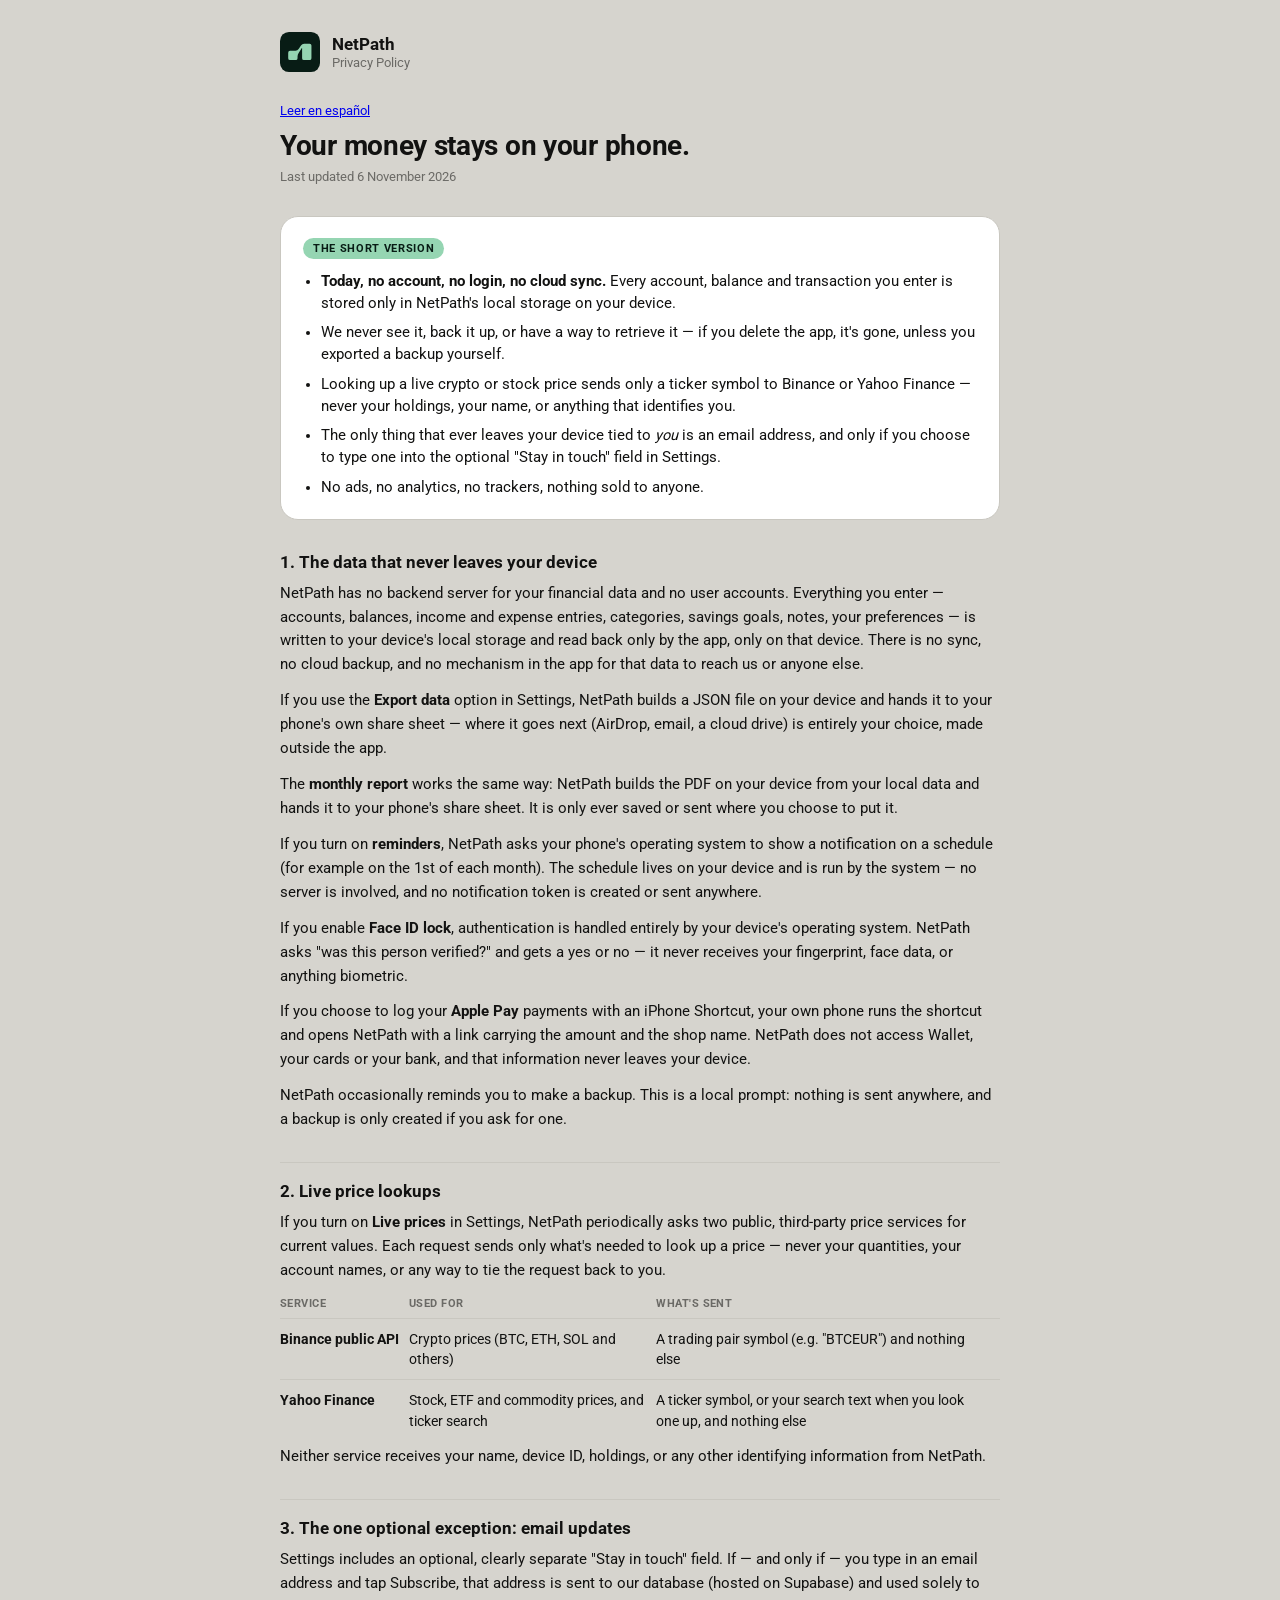
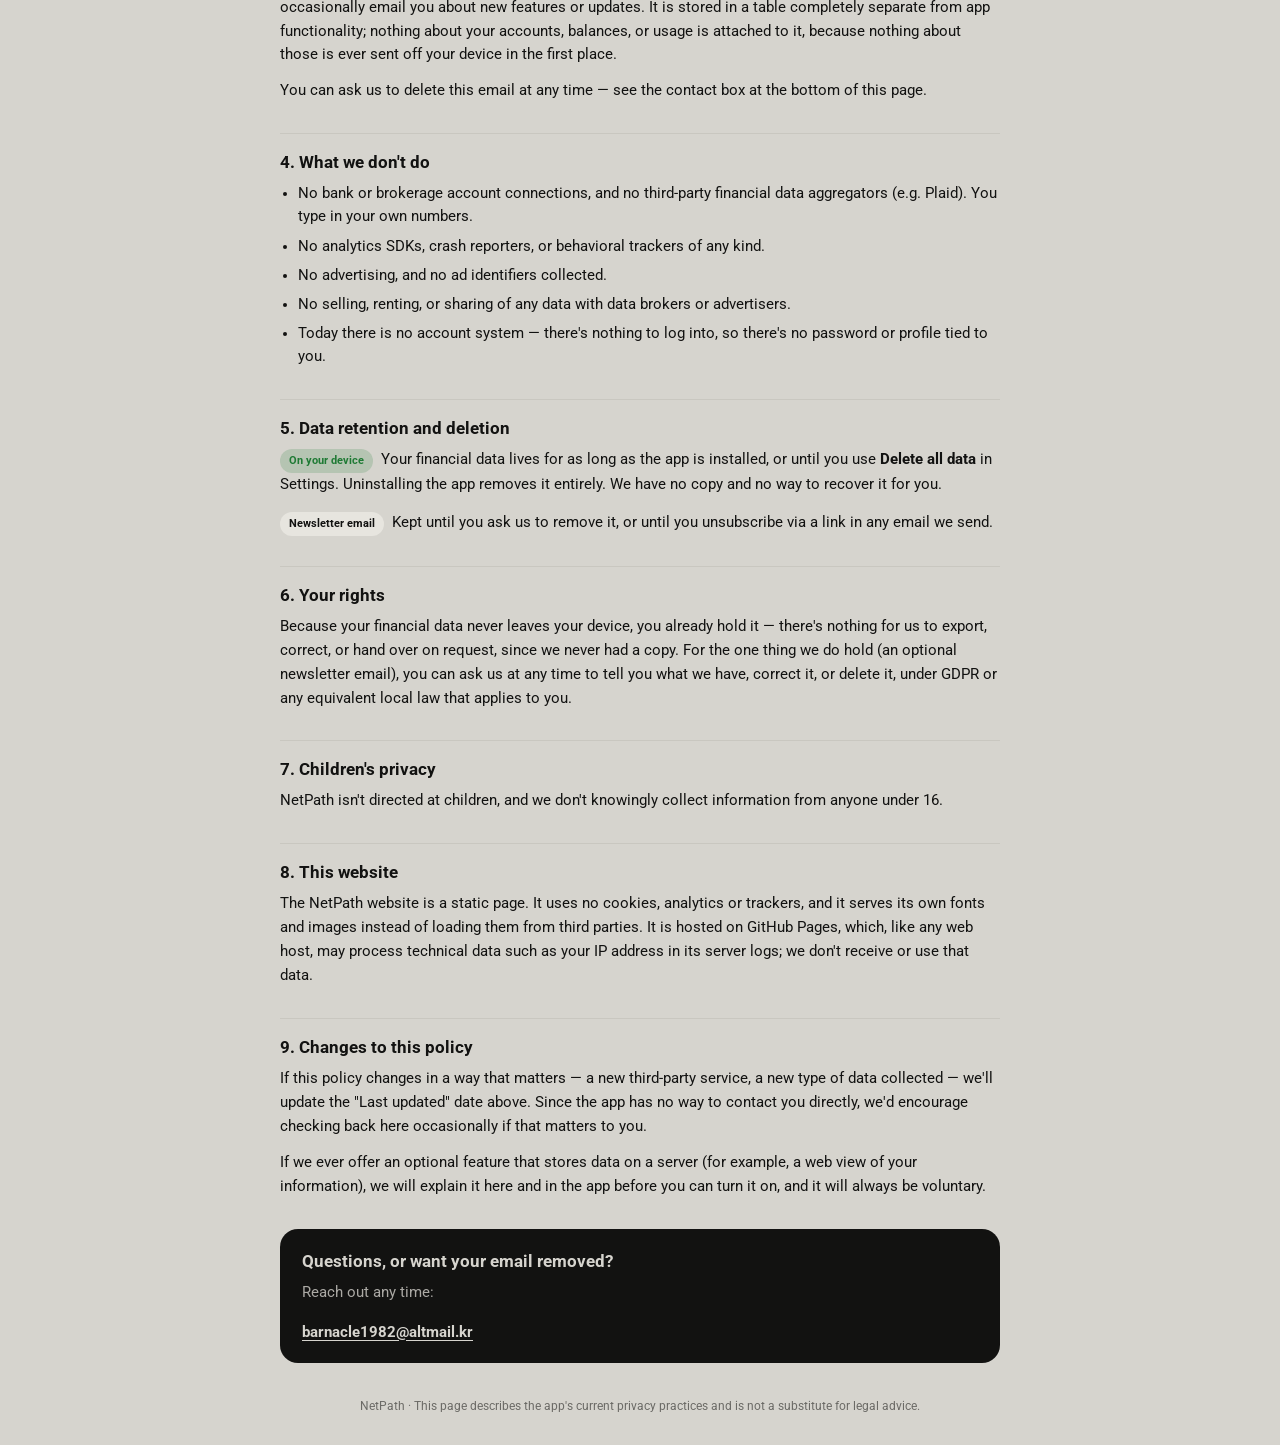
<file: privacy/index.html>
<!doctype html>
<html lang="en">
<head>
<meta charset="utf-8">
<meta name="viewport" content="width=device-width,initial-scale=1">
<title>NetPath Privacy Policy</title>
<style>
@font-face { font-family: "Roboto"; font-weight: 400; font-display: swap; src: url("../assets/fonts/roboto-400.woff") format("woff"); }
@font-face { font-family: "Roboto"; font-weight: 500; font-display: swap; src: url("../assets/fonts/roboto-500.woff") format("woff"); }
@font-face { font-family: "Roboto"; font-weight: 700; font-display: swap; src: url("../assets/fonts/roboto-700.woff") format("woff"); }
</style>
<link rel="canonical" href="https://netpathapp.github.io/privacy/">
<link rel="alternate" hreflang="es" href="https://netpathapp.github.io/privacidad/">
<link rel="icon" href="../favicon.ico?v=2" sizes="any">
  <link rel="icon" href="../assets/brand/app-icon.svg?v=2" type="image/svg+xml">
  <link rel="icon" href="../assets/brand/favicon-32.png?v=2" type="image/png" sizes="32x32">
  <link rel="apple-touch-icon" href="../assets/brand/apple-touch-icon.png?v=2">
<style>
  :root {
    --bg: #D6D4CE;
    --card: #FFFFFF;
    --card2: #E7E5DF;
    --fg: #121211;
    --muted: #6B6A66;
    --line: #C9C7C0;
    --accent: #95D5B2;
    --pos: #1E7A34;
    color-scheme: light;
  }
  @media (prefers-color-scheme: dark) {
    :root:not([data-theme="light"]) {
      --bg: #0C0C0B; --card: #1A1A18; --card2: #221F1D; --fg: #F3F3EE; --muted: #A7A6A1;
      --line: #2E2E2B; --accent: #95D5B2; --pos: #9BE06A; color-scheme: dark;
    }
  }
  :root[data-theme="dark"] {
    --bg: #0C0C0B; --card: #1A1A18; --card2: #221F1D; --fg: #F3F3EE; --muted: #A7A6A1;
    --line: #2E2E2B; --accent: #95D5B2; --pos: #9BE06A; color-scheme: dark;
  }
  * { box-sizing: border-box; }
  body {
    background: var(--bg); color: var(--fg);
    font-family: 'Roboto', -apple-system, system-ui, sans-serif;
    margin: 0; padding-inline: 20px; padding-block: 32px;
  }
  .wrap { max-width: 720px; margin: 0 auto; }
  .logo-mark { width: 40px; height: 40px; border-radius: 22.4%; overflow: hidden; flex: none; display: flex; }
  .logo-mark svg { display: block; }
  header { display: flex; align-items: center; gap: 12px; margin-bottom: 28px; }
  header .word { font-weight: 700; font-size: 17px; line-height: 1.2; }
  header .sub { font-size: 12.5px; color: var(--muted); margin-top: 1px; }
  h1 { font-size: 28px; font-weight: 700; letter-spacing: -0.3px; margin: 0 0 4px; text-wrap: balance; }
  .updated { font-size: 13px; color: var(--muted); margin-bottom: 28px; }
  .tldr { background: var(--card); border: 1px solid var(--line); border-radius: 18px; padding: 20px 22px; margin-bottom: 32px; }
  .tldr .label {
    display: inline-block; font-size: 11px; font-weight: 700; letter-spacing: 0.06em;
    background: var(--accent); color: #081C15; padding: 4px 10px; border-radius: 999px;
    text-transform: uppercase; margin-bottom: 12px;
  }
  .tldr ul { margin: 0; padding-left: 18px; }
  .tldr li { margin-bottom: 8px; line-height: 1.5; font-size: 14.5px; }
  .tldr li:last-child { margin-bottom: 0; }
  .tldr strong { font-weight: 600; }
  section { margin-bottom: 30px; }
  h2 { font-size: 17px; font-weight: 700; margin: 0 0 10px; border-top: 1px solid var(--line); padding-top: 18px; }
  section:first-of-type h2 { border-top: none; padding-top: 0; }
  p { line-height: 1.65; font-size: 14.5px; margin: 0 0 12px; }
  p:last-child { margin-bottom: 0; }
  ul.plain { margin: 0 0 12px; padding-left: 18px; line-height: 1.6; font-size: 14.5px; }
  ul.plain li { margin-bottom: 6px; }
  .service-table { width: 100%; border-collapse: collapse; margin: 14px 0 4px; font-size: 13.5px; }
  .service-table th {
    text-align: left; font-size: 11px; letter-spacing: 0.04em; color: var(--muted);
    font-weight: 600; text-transform: uppercase; padding: 0 10px 8px 0; border-bottom: 1px solid var(--line);
  }
  .service-table td { padding: 10px 10px 10px 0; border-bottom: 1px solid var(--line); vertical-align: top; line-height: 1.5; }
  .service-table tr:last-child td { border-bottom: none; }
  .service-table .svc { font-weight: 600; white-space: nowrap; }
  .pill { display: inline-block; font-size: 11px; font-weight: 700; padding: 3px 9px; border-radius: 999px; background: var(--card2); color: var(--fg); }
  .pill.local { background: color-mix(in srgb, var(--pos) 18%, transparent); color: var(--pos); }
  .contact-box { background: var(--fg); color: var(--bg); border-radius: 18px; padding: 22px; margin-top: 8px; }
  .contact-box h2 { color: var(--bg); border: none; padding-top: 0; }
  .contact-box p { color: color-mix(in srgb, var(--bg) 78%, transparent); }
  .contact-box .email {
    display: inline-block; margin-top: 6px; font-weight: 700; font-size: 15px;
    color: var(--bg); text-decoration: underline; text-underline-offset: 3px; word-break: break-all;
  }
  footer { margin-top: 36px; font-size: 12px; color: var(--muted); text-align: center; }
  @media (max-width: 480px) { h1 { font-size: 24px; } }
</style>
</head>
<body>
<div class="wrap">
  <header>
    <a href="../" aria-label="Volver a NetPath" style="display:contents;color:inherit;text-decoration:none">
    <div class="logo-mark"><svg viewBox="0 0 100 100" width="40" height="40" aria-hidden="true"><rect width="100" height="100" fill="#081C15"/><g transform="translate(20.5 29.2) scale(0.1704)"><path fill="#95D5B2" d="M0 132A27 27 0 0 1 27 105H107Q137 105 153.1 79.7L187.9 25.3Q204 0 234 0H314A27 27 0 0 1 341 27V213A27 27 0 0 1 314 240H231A27 27 0 0 1 204 213V67.8Q204 55.8 197.5 65.9L153.1 135.4Q137 160.7 137 190.7V213A27 27 0 0 1 110 240H27A27 27 0 0 1 0 213Z"/></g></svg></div>
    <div>
      <div class="word">NetPath</div>
      <div class="sub">Privacy Policy</div>
    </div>
      </a>
  </header>

  <p class="updated" style="margin-bottom:8px"><a href="../privacidad/" hreflang="es" lang="es">Leer en español</a></p>

  <h1>Your money stays on your phone.</h1>
  <p class="updated">Last updated 6 November 2026</p>

  <div class="tldr">
    <div class="label">The short version</div>
    <ul>
      <li><strong>Today, no account, no login, no cloud sync.</strong> Every account, balance and transaction you enter is stored only in NetPath's local storage on your device.</li>
      <li>We never see it, back it up, or have a way to retrieve it — if you delete the app, it's gone, unless you exported a backup yourself.</li>
      <li>Looking up a live crypto or stock price sends only a ticker symbol to Binance or Yahoo Finance — never your holdings, your name, or anything that identifies you.</li>
      <li>The only thing that ever leaves your device tied to <em>you</em> is an email address, and only if you choose to type one into the optional "Stay in touch" field in Settings.</li>
      <li>No ads, no analytics, no trackers, nothing sold to anyone.</li>
    </ul>
  </div>

  <section>
    <h2>1. The data that never leaves your device</h2>
    <p>
      NetPath has no backend server for your financial data and no user accounts. Everything you enter — accounts,
      balances, income and expense entries, categories, savings goals, notes, your preferences — is written to your device's local
      storage and read back only by the app, only on that device. There is no sync, no cloud backup, and no
      mechanism in the app for that data to reach us or anyone else.
    </p>
    <p>
      If you use the <strong>Export data</strong> option in Settings, NetPath builds a JSON file on your device and
      hands it to your phone's own share sheet — where it goes next (AirDrop, email, a cloud drive) is entirely your
      choice, made outside the app.
    </p>
    <p>
      The <strong>monthly report</strong> works the same way: NetPath builds the PDF on your device from your local
      data and hands it to your phone's share sheet. It is only ever saved or sent where you choose to put it.
    </p>
    <p>
      If you turn on <strong>reminders</strong>, NetPath asks your phone's operating system to show a notification on a
      schedule (for example on the 1st of each month). The schedule lives on your device and is run by the system —
      no server is involved, and no notification token is created or sent anywhere.
    </p>
    <p>
      If you enable <strong>Face ID lock</strong>, authentication is handled entirely by your device's operating
      system. NetPath asks "was this person verified?" and gets a yes or no — it never receives your fingerprint,
      face data, or anything biometric.
    </p>
    <p>
      If you choose to log your <strong>Apple Pay</strong> payments with an iPhone Shortcut, your own phone runs the
      shortcut and opens NetPath with a link carrying the amount and the shop name. NetPath does not access Wallet,
      your cards or your bank, and that information never leaves your device.
    </p>
    <p>
      NetPath occasionally reminds you to make a backup. This is a local prompt: nothing is sent anywhere, and a backup
      is only created if you ask for one.
    </p>
  </section>

  <section>
    <h2>2. Live price lookups</h2>
    <p>
      If you turn on <strong>Live prices</strong> in Settings, NetPath periodically asks two public, third-party
      price services for current values. Each request sends only what's needed to look up a price — never your
      quantities, your account names, or any way to tie the request back to you.
    </p>
    <table class="service-table">
      <tr><th>Service</th><th>Used for</th><th>What's sent</th></tr>
      <tr>
        <td class="svc">Binance public API</td>
        <td>Crypto prices (BTC, ETH, SOL and others)</td>
        <td>A trading pair symbol (e.g. "BTCEUR") and nothing else</td>
      </tr>
      <tr>
        <td class="svc">Yahoo Finance</td>
        <td>Stock, ETF and commodity prices, and ticker search</td>
        <td>A ticker symbol, or your search text when you look one up, and nothing else</td>
      </tr>
    </table>
    <p>Neither service receives your name, device ID, holdings, or any other identifying information from NetPath.</p>
  </section>

  <section>
    <h2>3. The one optional exception: email updates</h2>
    <p>
      Settings includes an optional, clearly separate "Stay in touch" field. If — and only if — you type in an
      email address and tap Subscribe, that address is sent to our database (hosted on Supabase) and used solely to
      occasionally email you about new features or updates. It is stored in a table completely separate from app
      functionality; nothing about your accounts, balances, or usage is attached to it, because nothing about those
      is ever sent off your device in the first place.
    </p>
    <p>You can ask us to delete this email at any time — see the contact box at the bottom of this page.</p>
  </section>

  <section>
    <h2>4. What we don't do</h2>
    <ul class="plain">
      <li>No bank or brokerage account connections, and no third-party financial data aggregators (e.g. Plaid). You type in your own numbers.</li>
      <li>No analytics SDKs, crash reporters, or behavioral trackers of any kind.</li>
      <li>No advertising, and no ad identifiers collected.</li>
      <li>No selling, renting, or sharing of any data with data brokers or advertisers.</li>
      <li>Today there is no account system — there's nothing to log into, so there's no password or profile tied to you.</li>
    </ul>
  </section>

  <section>
    <h2>5. Data retention and deletion</h2>
    <p>
      <span class="pill local">On your device</span>
      &nbsp;Your financial data lives for as long as the app is installed, or until you use <strong>Delete all
      data</strong> in Settings. Uninstalling the app removes it entirely. We have no copy and no way to recover it
      for you.
    </p>
    <p style="margin-top:14px;">
      <span class="pill">Newsletter email</span>
      &nbsp;Kept until you ask us to remove it, or until you unsubscribe via a link in any email we send.
    </p>
  </section>

  <section>
    <h2>6. Your rights</h2>
    <p>
      Because your financial data never leaves your device, you already hold it — there's nothing for us to export,
      correct, or hand over on request, since we never had a copy. For the one thing we do hold (an optional
      newsletter email), you can ask us at any time to tell you what we have, correct it, or delete it, under GDPR
      or any equivalent local law that applies to you.
    </p>
  </section>

  <section>
    <h2>7. Children's privacy</h2>
    <p>NetPath isn't directed at children, and we don't knowingly collect information from anyone under 16.</p>
  </section>

  <section>
    <h2>8. This website</h2>
    <p>
      The NetPath website is a static page. It uses no cookies, analytics or trackers, and it serves its own fonts and
      images instead of loading them from third parties. It is hosted on GitHub Pages, which, like any web host, may
      process technical data such as your IP address in its server logs; we don't receive or use that data.
    </p>
  </section>

  <section>
    <h2>9. Changes to this policy</h2>
    <p>
      If this policy changes in a way that matters — a new third-party service, a new type of data collected —
      we'll update the "Last updated" date above. Since the app has no way to contact you directly, we'd encourage
      checking back here occasionally if that matters to you.
    </p>
    <p>
      If we ever offer an optional feature that stores data on a server (for example, a web view of your information),
      we will explain it here and in the app before you can turn it on, and it will always be voluntary.
    </p>
  </section>

  <div class="contact-box">
    <h2>Questions, or want your email removed?</h2>
    <p>Reach out any time:</p>
    <div class="email">barnacle1982@altmail.kr</div>
  </div>

  <footer>NetPath &middot; This page describes the app's current privacy practices and is not a substitute for legal advice.</footer>
</div>
</body>
</html>
</file>
<file: styles.css>
/* NetPath landing — tokens come from brand kit v2 (night green, mint, off-white). */
@font-face { font-family: "Roboto"; font-weight: 400; font-display: swap; src: url("assets/fonts/roboto-400.woff") format("woff"); }
@font-face { font-family: "Roboto"; font-weight: 500; font-display: swap; src: url("assets/fonts/roboto-500.woff") format("woff"); }
@font-face { font-family: "Roboto"; font-weight: 700; font-display: swap; src: url("assets/fonts/roboto-700.woff") format("woff"); }
@font-face { font-family: "Archivo"; font-weight: 600; font-display: swap; src: url("assets/fonts/archivo-600.woff") format("woff"); }

:root {
  --charcoal: #081C15;
  --ink: #0B1A14;
  --sage: #95D5B2;
  --sage-soft: #D8F3DC;
  --sage-deep: #2D6A4F;
  --paper: #F2F7F3;
  --stone: #CFE3D6;
  --white: #FFFFFF;
  --muted: #5B6B62;
  --muted-on-dark: #A9C4B5;
  --line: #DCE8E0;
  --line-dark: rgba(255, 255, 255, 0.12);
  --radius-lg: 28px;
  --radius-md: 20px;
  --gutter: 20px;
  --max: 1160px;
  --display: "Archivo", "Roboto", system-ui, sans-serif;
  --text: "Roboto", system-ui, -apple-system, "Segoe UI", sans-serif;
}

*, *::before, *::after { box-sizing: border-box; }
html { scroll-behavior: smooth; -webkit-text-size-adjust: 100%; }
body { margin: 0; background: var(--paper); color: var(--ink); font-family: var(--text); font-size: 17px; line-height: 1.55; -webkit-font-smoothing: antialiased; }
img, svg { display: block; max-width: 100%; }
a { color: inherit; }
h1, h2, h3, p, ul, figure { margin: 0; }
ul { padding: 0; list-style: none; }
:focus-visible { outline: 3px solid var(--sage-deep); outline-offset: 3px; border-radius: 6px; }
.on-dark :focus-visible { outline-color: var(--sage); }
@media (prefers-reduced-motion: reduce) { html { scroll-behavior: auto; } * { transition: none !important; } }

.wrap { width: 100%; max-width: var(--max); margin: 0 auto; padding-inline: var(--gutter); }
.section { padding-block: 72px; }
.on-dark { background: var(--charcoal); color: var(--paper); }
.sr-only { position: absolute; width: 1px; height: 1px; overflow: hidden; clip: rect(0 0 0 0); white-space: nowrap; }

/* Type */
.h-display { font-family: var(--display); font-weight: 600; letter-spacing: -0.028em; line-height: 1.05; text-wrap: balance; }
h1.h-display { font-size: clamp(40px, 9vw, 72px); }
h2.h-display { font-size: clamp(30px, 6vw, 48px); }
.lead { font-size: clamp(17px, 2.4vw, 19px); color: var(--muted); max-width: 54ch; }
.on-dark .lead { color: var(--muted-on-dark); }
.section-head { display: grid; gap: 14px; margin-bottom: 40px; max-width: 720px; }
.section-head.center { margin-inline: auto; text-align: center; justify-items: center; }

/* Buttons */
.btn { display: inline-flex; align-items: center; justify-content: center; gap: 8px; min-height: 52px; padding: 0 26px; border-radius: 999px; font: 700 16px/1 var(--text); text-decoration: none; border: 0; cursor: pointer; transition: transform .15s ease, background-color .15s ease; }
.btn:active { transform: scale(.98); }
.btn-dark { background: var(--charcoal); color: var(--paper); }
.btn-dark:hover { background: #04100B; }
.btn-sage { background: var(--sage); color: var(--charcoal); }
.btn-sage:hover { background: #B7E4C7; }
.btn-sm { min-height: 42px; padding: 0 18px; font-size: 14px; }

.stores { display: flex; flex-wrap: wrap; gap: 12px; }
.store { display: grid; gap: 1px; min-width: 164px; padding: 10px 22px 11px; border-radius: 16px; background: var(--charcoal); color: var(--paper); text-decoration: none; border: 1px solid transparent; }
.store-small { font-size: 11.5px; color: var(--muted-on-dark); line-height: 1.2; }
.store-big { font-family: var(--display); font-weight: 600; font-size: 20px; letter-spacing: -0.02em; line-height: 1.15; }
a.store:hover { background: #04100B; }
.store[aria-disabled="true"] { cursor: default; }
.stores--light .store { background: var(--paper); color: var(--charcoal); }
.stores--light .store-small { color: #6C8A7A; }
.stores--light a.store:hover { background: var(--white); }

/* Header */
.site-header { position: sticky; top: 0; z-index: 30; background: rgba(242, 247, 243, 0.9); backdrop-filter: saturate(1.4) blur(12px); border-bottom: 1px solid transparent; }
.site-header .wrap { display: flex; align-items: center; justify-content: space-between; min-height: 68px; gap: 16px; }
.brand img { height: 30px; width: auto; }
.nav { display: none; gap: 30px; font-size: 15px; font-weight: 500; }
.nav a { text-decoration: none; color: var(--muted); }
.nav a:hover { color: var(--ink); }
@media (min-width: 860px) { .nav { display: flex; } }

/* Hero */
.hero { padding-block: 28px 56px; }
.hero-grid { display: grid; gap: 40px; align-items: center; }
.hero-copy { display: grid; gap: 22px; justify-items: start; padding-top: 12px; }
.trust { display: flex; flex-wrap: wrap; gap: 8px 22px; font-size: 14px; color: var(--muted); }
.trust li { display: flex; align-items: center; gap: 8px; }
.trust svg { width: 16px; height: 16px; color: var(--sage-deep); flex: none; }
.hero-panel { position: relative; overflow: hidden; border-radius: 36px; background: radial-gradient(120% 90% at 50% 0%, #D8F3DC 0%, #B7E4C7 38%, #95D5B2 72%, #74C69D 100%); min-height: 520px; display: flex; justify-content: center; align-items: flex-start; padding-top: 44px; isolation: isolate; }
.hero-panel::before, .hero-panel::after { content: ""; position: absolute; z-index: -1; left: 50%; top: 52%; border-radius: 50%; transform: translate(-50%, -50%); border: 1px solid rgba(255, 255, 255, .45); pointer-events: none; }
.hero-panel::before { width: 118%; aspect-ratio: 1; }
.hero-panel::after { width: 84%; aspect-ratio: 1; border-color: rgba(255, 255, 255, .6); }
.hero-panel .glow { position: absolute; z-index: -1; left: 50%; top: 46%; width: 70%; aspect-ratio: 1; transform: translate(-50%, -50%); border-radius: 50%; background: radial-gradient(closest-side, rgba(255, 255, 255, .75), rgba(255, 255, 255, 0)); pointer-events: none; }
.hero-panel .phone { margin-bottom: -150px; animation: phone-float 4.5s ease-in-out infinite; filter: drop-shadow(0 34px 38px rgba(8, 28, 21, .28)); will-change: transform; }
@keyframes phone-float { 0%, 100% { transform: translateY(0); } 50% { transform: translateY(-18px); } }
@keyframes phone-float-soft { 0%, 100% { transform: translateY(0); } 50% { transform: translateY(-6px); } }
/* People who ask their system for less motion still get a very gentle float, never the full one. */
@media (prefers-reduced-motion: reduce) { .hero-panel .phone { animation: phone-float-soft 9s ease-in-out infinite; } }
@media (min-width: 960px) {
  .hero { padding-block: 44px 88px; }
  .hero-grid { grid-template-columns: 1.02fr 0.98fr; gap: 56px; }
  .hero-panel { min-height: 640px; padding-top: 56px; }
}

/* Phone mockup (CSS only; screenshots are real app captures) */
.phone { --w: 280px; width: var(--w); position: relative; flex: none; border-radius: calc(var(--w) * .155); padding: calc(var(--w) * .03); background: linear-gradient(145deg, #3a3a38, #131312 40%, #2a2a28); box-shadow: inset 0 0 0 1.5px rgba(255,255,255,.14), 0 50px 70px -34px rgba(18, 18, 17, .55), 0 14px 26px -14px rgba(18, 18, 17, .35); }
.phone::before, .phone::after { content: ""; position: absolute; width: 3px; background: #2a2a28; border-radius: 2px; }
.phone::before { left: -3px; top: 17%; height: 7%; box-shadow: 0 calc(var(--w) * .2) 0 #2a2a28; }
.phone::after { right: -3px; top: 24%; height: 12%; }
.phone-screen { position: relative; overflow: hidden; border-radius: calc(var(--w) * .127); background: var(--stone); }
.phone-screen::before { content: ""; position: absolute; z-index: 2; top: calc(var(--w) * .03); left: 50%; width: calc(var(--w) * .29); height: calc(var(--w) * .085); transform: translateX(-50%); border-radius: 999px; background: #050505; }
.statusbar { height: calc(var(--w) * .122); display: flex; align-items: flex-end; justify-content: space-between; padding: 0 calc(var(--w) * .085) calc(var(--w) * .022); font: 700 calc(var(--w) * .043)/1 var(--text); color: var(--ink); }
.statusbar .icons { display: flex; gap: calc(var(--w) * .014); align-items: center; }
.statusbar svg { height: calc(var(--w) * .036); width: auto; }
.phone-screen img { width: 100%; height: auto; }

/* Problem */
.pains { display: grid; gap: 14px; }
.pain { padding: 24px; border: 1px solid var(--line-dark); border-radius: var(--radius-md); background: rgba(255, 255, 255, 0.04); display: grid; gap: 10px; align-content: start; }
.pain h3 { font-size: 19px; font-weight: 700; line-height: 1.25; }
.pain p { color: var(--muted-on-dark); font-size: 15.5px; }
.pain-close { margin-top: 36px; font-family: var(--display); font-weight: 600; letter-spacing: -0.03em; font-size: clamp(22px, 4.4vw, 32px); line-height: 1.15; max-width: 22em; }
@media (min-width: 640px) { .pains { grid-template-columns: repeat(2, 1fr); } }
@media (min-width: 1000px) { .pains { grid-template-columns: repeat(4, 1fr); } }

/* Solution */
.solution { text-align: center; }
.solution .tile { width: 72px; height: 72px; margin: 0 auto 26px; border-radius: 22.4%; overflow: hidden; }
.sum { display: grid; gap: 10px; margin: 44px auto 0; max-width: 820px; align-items: center; }
.sum-box { padding: 20px 22px; border-radius: var(--radius-md); background: var(--white); border: 1px solid var(--line); text-align: left; display: grid; gap: 4px; }
.sum-box small { color: var(--muted); font-size: 14px; }
.sum-box strong { font-family: var(--display); font-weight: 600; font-size: 30px; letter-spacing: -0.03em; line-height: 1.1; }
.sum-box.total { background: var(--charcoal); border-color: var(--charcoal); color: var(--paper); }
.sum-box.total small { color: var(--muted-on-dark); }
.sum-op { font-family: var(--display); font-size: 28px; color: var(--muted); line-height: 1; }
.fine { font-size: 13px; color: var(--muted); margin-top: 14px; }
@media (min-width: 760px) { .sum { grid-template-columns: 1fr auto 1fr auto 1fr; gap: 14px; } }

/* Benefits */
.benefits { display: grid; gap: 14px; }
.benefit { padding: 26px; border-radius: var(--radius-lg); background: var(--white); border: 1px solid var(--line); display: grid; gap: 12px; align-content: start; }
.benefit h3 { font-size: 20px; font-weight: 700; line-height: 1.25; letter-spacing: -0.01em; }
.benefit p { color: var(--muted); font-size: 16px; }
.ico { width: 46px; height: 46px; border-radius: 15px; background: var(--sage-soft); display: grid; place-items: center; color: var(--sage-deep); }
.ico svg { width: 22px; height: 22px; }
.benefit.feature { background: var(--charcoal); border-color: var(--charcoal); color: var(--paper); gap: 18px; grid-template-rows: auto auto 1fr; }
.benefit.feature .mini { align-self: end; }
.benefit.feature p { color: var(--muted-on-dark); }
.mini { display: grid; gap: 10px; padding-top: 16px; border-top: 1px solid var(--line-dark); font-size: 15px; }
.mini div { display: flex; justify-content: space-between; gap: 12px; color: var(--muted-on-dark); }
.mini div b { color: var(--paper); font-weight: 500; }
.mini div.sum-line { padding-top: 10px; border-top: 1px solid var(--line-dark); color: var(--paper); }
.mini div.sum-line b { font-family: var(--display); font-weight: 600; font-size: 24px; letter-spacing: -0.02em; }
@media (min-width: 720px) { .benefits { grid-template-columns: repeat(2, 1fr); } .benefit.feature { grid-row: span 2; } }
@media (min-width: 1000px) { .benefits { grid-template-columns: 1.1fr 1fr 1fr; } .benefit.feature { grid-row: span 2; } }

/* Steps */
.steps { display: grid; gap: 14px; counter-reset: step; }
.step { padding: 26px; border-radius: var(--radius-lg); background: var(--white); border: 1px solid var(--line); display: grid; gap: 12px; align-content: start; }
.step-n { font-family: var(--display); font-weight: 600; font-size: 14px; width: 34px; height: 34px; border-radius: 50%; background: var(--charcoal); color: var(--paper); display: grid; place-items: center; }
.step h3 { font-size: 21px; font-weight: 700; line-height: 1.25; letter-spacing: -0.01em; }
.step p { color: var(--muted); font-size: 16px; }
.step-demo { margin-top: 8px; padding: 16px; border-radius: 16px; background: var(--paper); font-size: 14px; display: grid; gap: 8px; }
.chips { display: flex; flex-wrap: wrap; gap: 8px; }
.chip { padding: 7px 13px; border-radius: 999px; background: var(--white); border: 1px solid var(--line); font-size: 13.5px; font-weight: 500; }
.chip.on { background: var(--charcoal); color: var(--paper); border-color: var(--charcoal); }
.row { display: flex; justify-content: space-between; gap: 10px; align-items: baseline; }
.row small { color: var(--muted); font-size: 12.5px; }
.spark { width: 100%; height: 64px; }
@media (min-width: 900px) { .steps { grid-template-columns: repeat(3, 1fr); } }

/* Screens */
.screens-band { background: var(--stone); overflow-x: clip; }
.screens { display: flex; gap: 22px; overflow-x: auto; scroll-snap-type: x mandatory; padding: 8px var(--gutter) 28px; margin-inline: calc(var(--gutter) * -1); scrollbar-width: none; }
.screens::-webkit-scrollbar { display: none; }
.screens figure { scroll-snap-align: center; display: grid; gap: 18px; justify-items: center; width: 270px; flex: none; text-align: center; }
.screens figure .phone { --w: 250px; }
.screens figcaption { display: grid; gap: 6px; }
.screens figcaption b { font-size: 18px; line-height: 1.25; letter-spacing: -0.01em; }
.screens figcaption span { color: #4C5E54; font-size: 15px; }
.feature-list { display: flex; flex-wrap: wrap; justify-content: center; gap: 8px; margin-top: 12px; }
.feature-list li { padding: 8px 14px; border-radius: 999px; background: rgba(255, 255, 255, .6); font-size: 14px; font-weight: 500; }
@media (min-width: 1000px) { .screens { overflow: visible; justify-content: center; gap: 28px; margin-inline: 0; padding-inline: 0; } .screens figure { width: 250px; } }

/* Pricing */
.plans { display: grid; gap: 16px; align-items: stretch; max-width: 940px; margin-inline: auto; }
.plan { padding: 30px; border-radius: var(--radius-lg); display: grid; gap: 20px; align-content: start; }
.plan h3 { font-size: 20px; font-weight: 700; }
.plan .price { font-family: var(--display); font-weight: 600; font-size: 52px; letter-spacing: -0.04em; line-height: 1; }
.plan .price small { font-family: var(--text); font-weight: 400; font-size: 16px; letter-spacing: 0; color: var(--muted); margin-left: 6px; }
.plan ul { display: grid; gap: 12px; }
.plan li { display: grid; grid-template-columns: 22px 1fr; gap: 10px; font-size: 16px; }
.plan li svg { width: 20px; height: 20px; margin-top: 2px; color: var(--sage-deep); }
.plan-free { background: var(--sage-soft); border: 2px solid var(--sage); }
.plan-pro { background: var(--charcoal); color: var(--paper); }
.plan-pro .price small, .plan-pro .sub { color: var(--muted-on-dark); }
.plan-pro li svg { color: var(--sage); }
.pill { justify-self: start; padding: 5px 12px; border-radius: 999px; font-size: 13px; font-weight: 700; background: var(--sage); color: var(--charcoal); }
.plan-head { display: flex; justify-content: space-between; align-items: center; gap: 12px; }
.price-note { text-align: center; color: var(--muted); font-size: 13.5px; margin-top: 22px; max-width: 62ch; margin-inline: auto; }
@media (min-width: 820px) { .plans { grid-template-columns: 1.08fr 1fr; } .plan { padding: 36px; } }

/* FAQ */
.faq { display: grid; gap: 10px; max-width: 880px; margin-inline: auto; }
.faq details { background: var(--white); border: 1px solid var(--line); border-radius: 18px; }
.faq summary { list-style: none; cursor: pointer; padding: 20px 56px 20px 22px; font-weight: 700; font-size: 17px; line-height: 1.35; position: relative; }
.faq summary::-webkit-details-marker { display: none; }
.faq summary::after { content: "+"; position: absolute; right: 22px; top: 50%; transform: translateY(-50%); font-size: 26px; font-weight: 400; color: var(--muted); line-height: 1; }
.faq details[open] summary::after { content: "−"; }
.faq .answer { padding: 0 22px 22px; color: var(--muted); font-size: 16.5px; max-width: 68ch; }

/* Final CTA + footer */
.cta-final { text-align: center; }
.cta-final .tile { width: 64px; height: 64px; margin: 0 auto 26px; border-radius: 22.4%; overflow: hidden; }
.cta-final .stores { justify-content: center; margin-top: 30px; }
.cta-final .lead { margin: 18px auto 0; }
.site-footer { padding-block: 34px 44px; border-top: 1px solid var(--line-dark); }
.site-footer .wrap { display: grid; gap: 22px; }
.foot-top { display: flex; flex-wrap: wrap; justify-content: space-between; align-items: center; gap: 18px; }
.foot-top img { height: 28px; width: auto; }
.foot-links { display: flex; gap: 22px; font-size: 15px; }
.foot-links a { color: var(--paper); }
.foot-small { font-size: 13px; color: var(--muted-on-dark); max-width: 78ch; }

/* Sticky mobile CTA */
.sticky-cta { position: fixed; z-index: 40; inset: auto 0 0 0; padding: 12px var(--gutter) calc(12px + env(safe-area-inset-bottom)); background: rgba(242, 247, 243, .94); backdrop-filter: blur(12px); border-top: 1px solid var(--line); transform: translateY(110%); visibility: hidden; transition: transform .25s ease, visibility 0s linear .25s; }
.sticky-cta.show { transform: none; visibility: visible; transition-delay: 0s; }
.sticky-cta .btn { width: 100%; }
@media (min-width: 860px) { .sticky-cta { display: none; } }

@media (max-width: 859px) { body { padding-bottom: 0; } }

/* What's included: a grouped checklist (one column on phones, two on larger screens) */
.includes { display: grid; gap: 14px; max-width: 1040px; margin-inline: auto; }
.inc-group { background: var(--white); border: 1px solid var(--line); border-radius: var(--radius-lg); padding: 26px 28px; display: grid; gap: 16px; align-content: start; }
.inc-group h3 { font-size: 20px; font-weight: 700; line-height: 1.25; letter-spacing: -0.01em; padding-bottom: 14px; border-bottom: 1px solid var(--line); }
.inc-group ul { display: grid; gap: 13px; }
.inc-group li { display: grid; grid-template-columns: 22px 1fr; gap: 10px; font-size: 16px; line-height: 1.45; }
.inc-group li svg { width: 20px; height: 20px; margin-top: 2px; color: var(--sage-deep); }
@media (min-width: 820px) { .includes { grid-template-columns: 1fr 1fr; } .inc-group { padding: 30px 32px; } }

/* Hero call to action */
.cta { display: grid; gap: 10px; justify-items: start; }
.btn-lg { min-height: 58px; padding: 0 34px; font-size: 18px; }
.cta-note { font-size: 14px; color: var(--muted); }

/* Screens carousel: the phones turn on a horizontal ring, the one in front is sharp and the rest sit blurred behind. */
.carousel { display: grid; gap: 18px; justify-items: center; }
.car-stage { position: relative; isolation: isolate; z-index: 0; width: 100%; max-width: 1100px; height: 590px; }
.car-item { position: absolute; left: 50%; top: 14px; transform-origin: 50% 50%; will-change: transform, filter, opacity; cursor: pointer; }
.car-item .phone { --w: 250px; }
.car-captions { position: relative; width: min(100%, 460px); min-height: 84px; text-align: center; }
.car-cap { position: absolute; inset: 0; display: grid; gap: 6px; align-content: start; opacity: 0; transition: opacity .5s ease; pointer-events: none; }
.car-cap.on { opacity: 1; }
.car-cap b { font-size: 20px; line-height: 1.25; letter-spacing: -0.01em; }
.car-cap span { color: #4C5E54; font-size: 16px; }
.car-dots { display: flex; gap: 8px; }
.car-dot { width: 9px; height: 9px; padding: 0; border: 0; border-radius: 999px; background: rgba(8, 28, 21, .22); cursor: pointer; transition: width .3s ease, background .3s ease; }
.car-dot.on { width: 26px; background: var(--charcoal); }
@media (max-width: 640px) { .car-stage { height: 520px; } .car-item .phone { --w: 220px; } }
</file>
